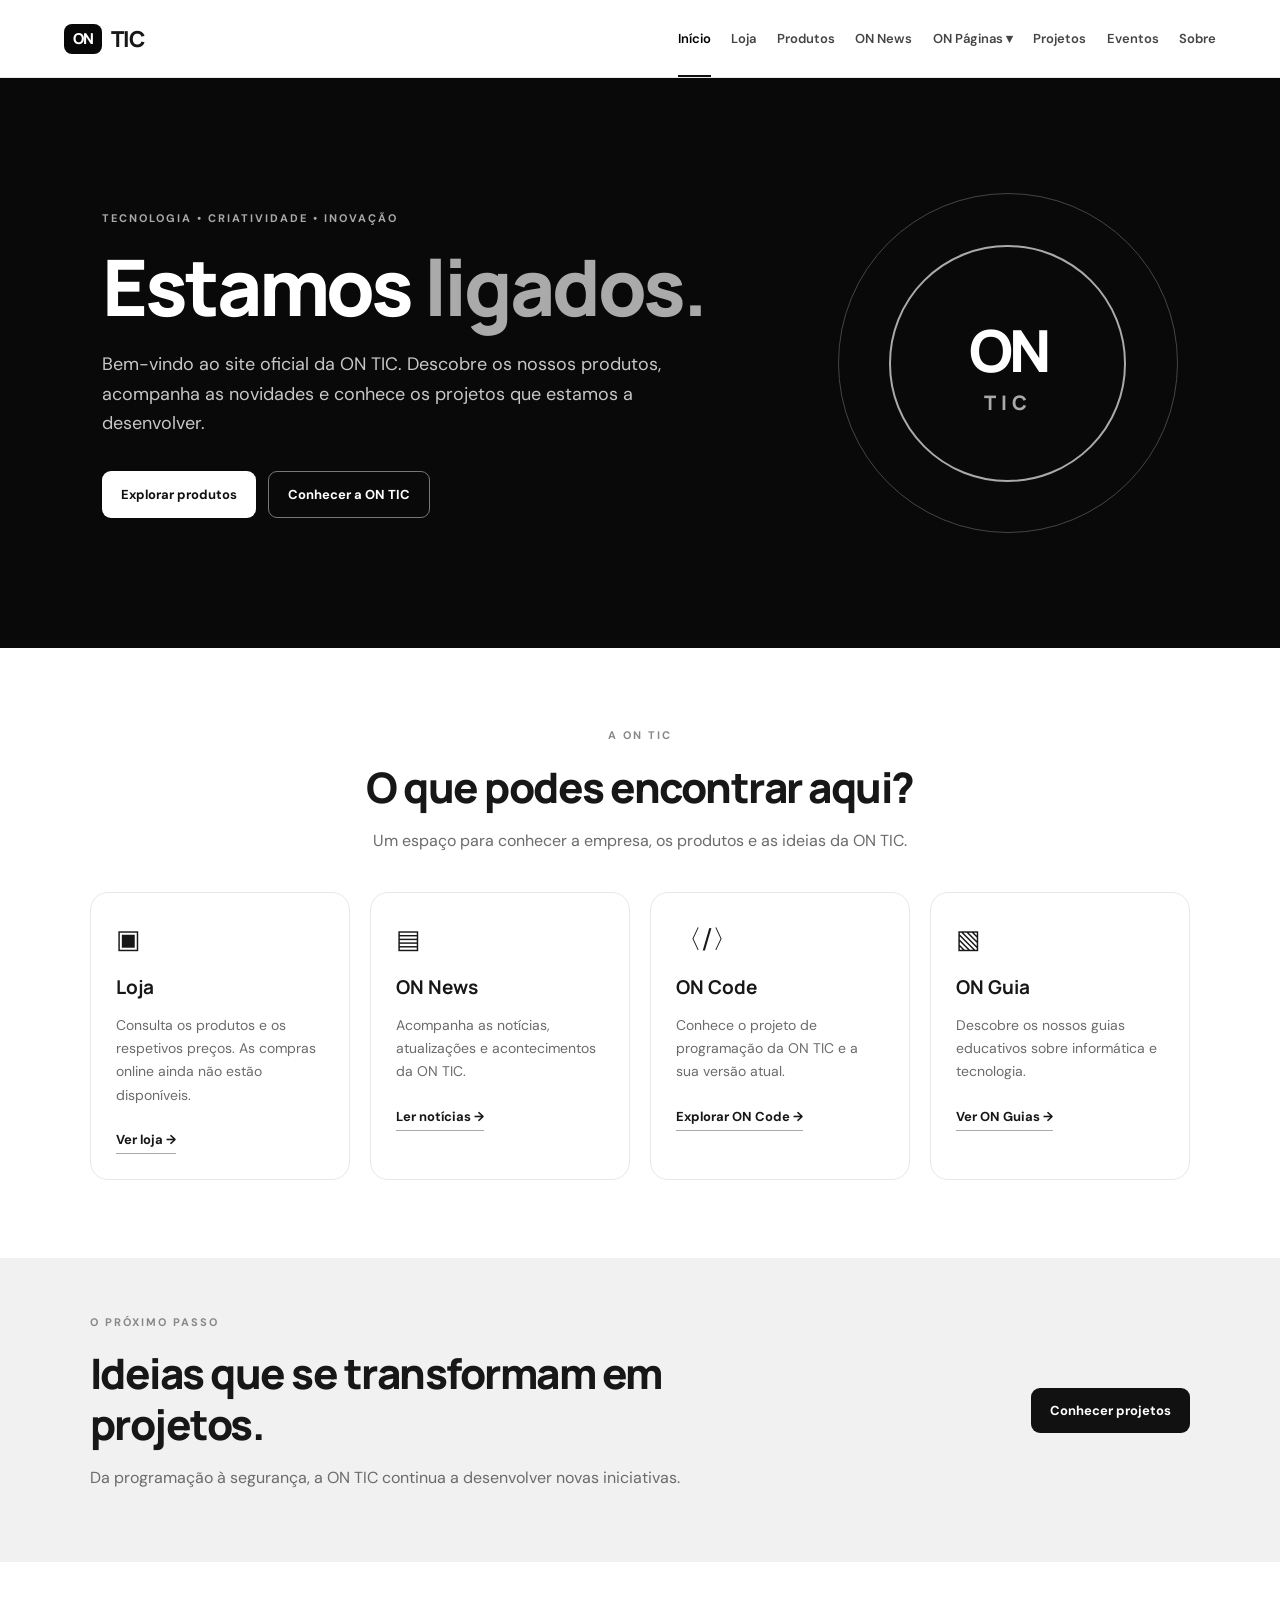
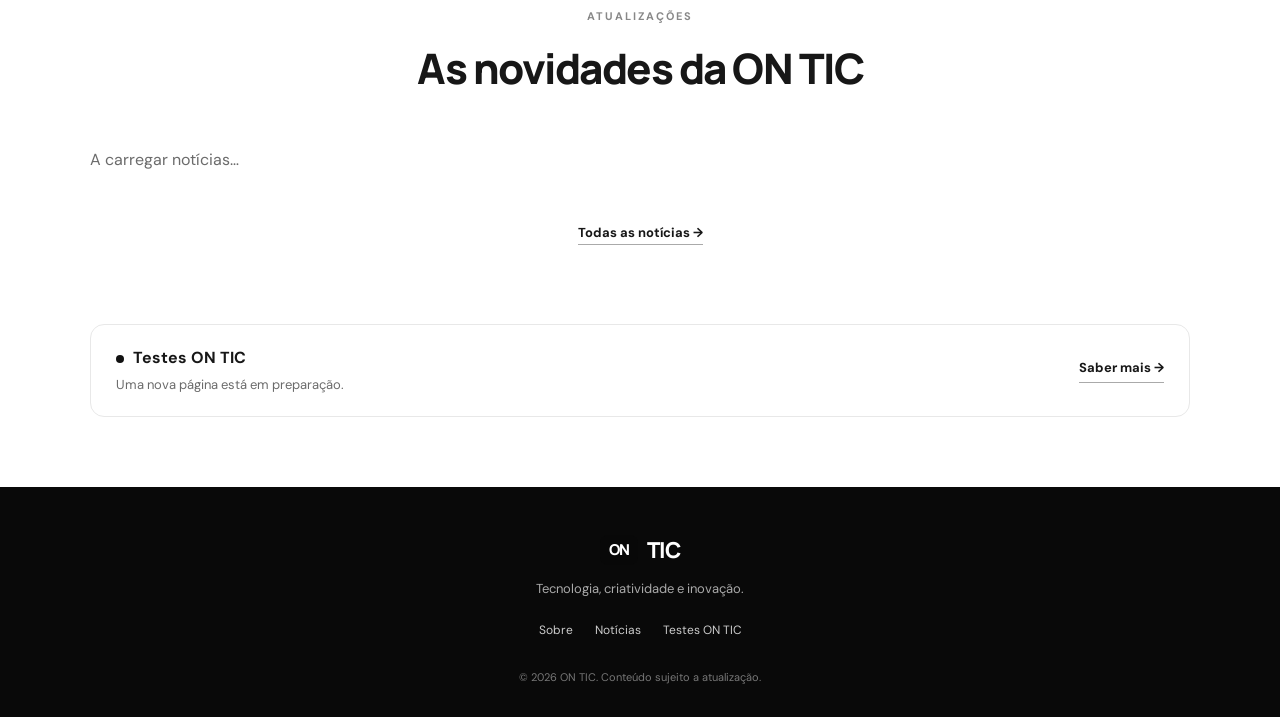
<file: index.html>
<!DOCTYPE html>
<html lang="pt-PT">
<head>
  <meta charset="UTF-8">
  <meta name="viewport" content="width=device-width, initial-scale=1.0">
  <meta name="description" content="Site oficial da ON TIC — tecnologia, produtos, projetos, notícias e aprendizagem.">
  <title>ON TIC | Página Inicial</title>
  <link rel="stylesheet" href="css/style.css">
  <script src="js/main.js" defer></script>
</head>
<body>
<header class="site-header">
  <a class="brand" href="index.html" aria-label="ON TIC, página inicial"><span class="brand-mark">ON</span><span>TIC</span></a>
  <button class="menu-toggle" aria-label="Abrir menu" aria-expanded="false">☰</button>
  <nav class="main-nav" aria-label="Navegação principal">
    <a class="active" href="index.html">Início</a>
    <a href="loja.html">Loja</a>
    <a href="produtos.html">Produtos</a>
    <a href="on-news.html">ON News</a>
    <div class="nav-dropdown"><button type="button">ON Páginas ▾</button><div class="dropdown-content">
      <a href="on-code.html">ON Code</a><a href="on-guia.html">ON Guia</a><a href="on-premios.html">ON Prémios</a><a href="on-museu.html">ON Museu</a>
    </div></div>
    <a href="projetos.html">Projetos</a><a href="eventos.html">Eventos</a><a href="sobre.html">Sobre</a>
  </nav>
</header>
<main>
  <section class="hero">
    <div class="hero-content">
      <p class="eyebrow">TECNOLOGIA • CRIATIVIDADE • INOVAÇÃO</p>
      <h1>Estamos <span>ligados.</span></h1>
      <p class="hero-text">Bem-vindo ao site oficial da ON TIC. Descobre os nossos produtos, acompanha as novidades e conhece os projetos que estamos a desenvolver.</p>
      <div class="button-row"><a class="button button-light" href="produtos.html">Explorar produtos</a><a class="button button-outline" href="sobre.html">Conhecer a ON TIC</a></div>
    </div>
    <div class="hero-symbol" aria-hidden="true"><div class="symbol-ring">ON<span>TIC</span></div></div>
  </section>
  <section class="section">
    <div class="section-heading"><p class="eyebrow">A ON TIC</p><h2>O que podes encontrar aqui?</h2><p>Um espaço para conhecer a empresa, os produtos e as ideias da ON TIC.</p></div>
    <div class="card-grid four">
      <a class="feature-card" href="loja.html"><span class="card-icon">▣</span><h3>Loja</h3><p>Consulta os produtos e os respetivos preços. As compras online ainda não estão disponíveis.</p><span class="text-link">Ver loja →</span></a>
      <a class="feature-card" href="on-news.html"><span class="card-icon">▤</span><h3>ON News</h3><p>Acompanha as notícias, atualizações e acontecimentos da ON TIC.</p><span class="text-link">Ler notícias →</span></a>
      <a class="feature-card" href="on-code.html"><span class="card-icon">〈/〉</span><h3>ON Code</h3><p>Conhece o projeto de programação da ON TIC e a sua versão atual.</p><span class="text-link">Explorar ON Code →</span></a>
      <a class="feature-card" href="on-guia.html"><span class="card-icon">▧</span><h3>ON Guia</h3><p>Descobre os nossos guias educativos sobre informática e tecnologia.</p><span class="text-link">Ver ON Guias →</span></a>
    </div>
  </section>
  <section class="band">
    <div><p class="eyebrow">O PRÓXIMO PASSO</p><h2>Ideias que se transformam em projetos.</h2><p>Da programação à segurança, a ON TIC continua a desenvolver novas iniciativas.</p></div>
    <a class="button button-dark" href="projetos.html">Conhecer projetos</a>
  </section>
  <section class="section compact">
    <div class="section-heading"><p class="eyebrow">ATUALIZAÇÕES</p><h2>As novidades da ON TIC</h2></div>
    <div id="home-latest-news" class="news-grid"><p class="muted">A carregar notícias…</p></div>
    <div class="center"><a class="text-link" href="on-news.html">Todas as notícias →</a></div>
  </section>
  <section class="coming-strip"><div><span class="status-dot"></span><strong>Testes ON TIC</strong><p>Uma nova página está em preparação.</p></div><a href="testes.html" class="text-link">Saber mais →</a></section>
</main>
<footer class="site-footer"><a class="brand brand-footer" href="index.html"><span class="brand-mark">ON</span><span>TIC</span></a><p>Tecnologia, criatividade e inovação.</p><div class="footer-links"><a href="sobre.html">Sobre</a><a href="on-news.html">Notícias</a><a href="testes.html">Testes ON TIC</a></div><small>© <span class="year"></span> ON TIC. Conteúdo sujeito a atualização.</small></footer>
</body></html>
</file>
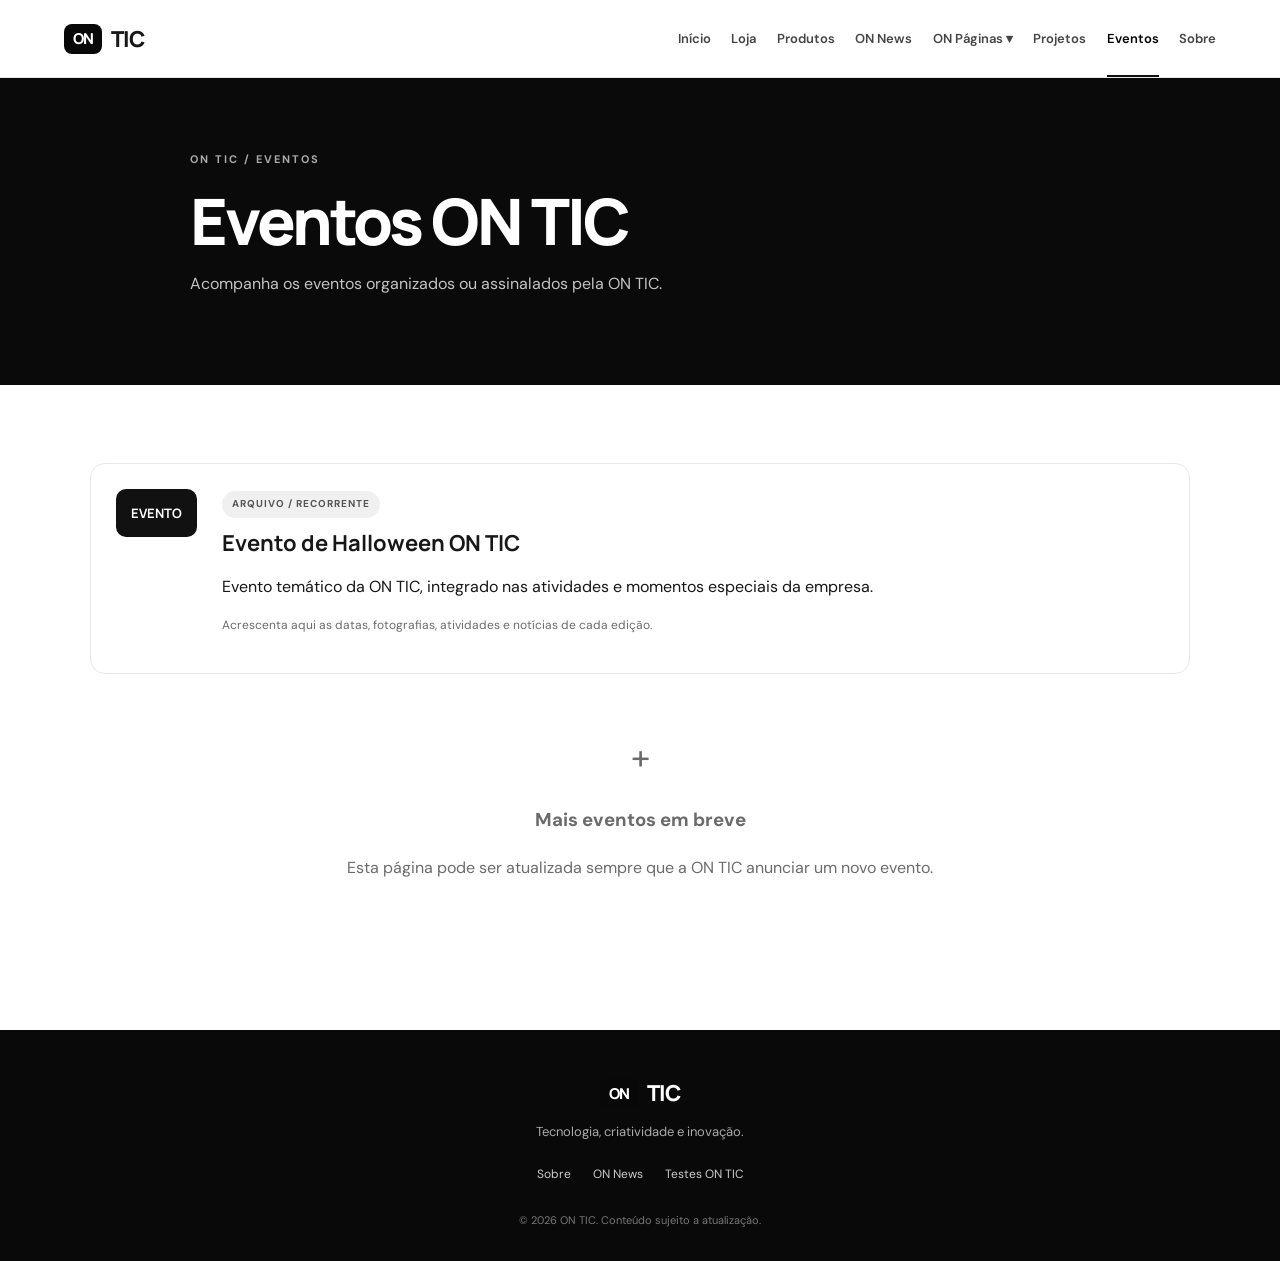
<file: eventos.html>
<!DOCTYPE html>
<html lang="pt-PT"><head><meta charset="UTF-8"><meta name="viewport" content="width=device-width, initial-scale=1.0">
<meta name="description" content="Acompanha os eventos organizados ou assinalados pela ON TIC."><title>ON TIC | Eventos</title><link rel="stylesheet" href="css/style.css"><script src="js/main.js" defer></script>
</head>
<body><header class="site-header"><a class="brand" href="index.html"><span class="brand-mark">ON</span><span>TIC</span></a>
<button class="menu-toggle" aria-label="Abrir menu" aria-expanded="false">☰</button><nav class="main-nav" aria-label="Navegação principal">
<a href="index.html">Início</a><a href="loja.html">Loja</a><a href="produtos.html">Produtos</a><a href="on-news.html">ON News</a><div class="nav-dropdown"><button type="button">ON Páginas ▾</button><div class="dropdown-content"><a href="on-code.html">ON Code</a><a href="on-guia.html">ON Guia</a><a href="on-premios.html">ON Prémios</a><a href="on-museu.html">ON Museu</a></div></div><a href="projetos.html">Projetos</a><a href="eventos.html" class="active">Eventos</a><a href="sobre.html">Sobre</a>
</nav></header>
<main><section class="page-hero"><div class="page-hero-inner"><p class="eyebrow">ON TIC / EVENTOS</p><h1>Eventos ON TIC</h1><p>Acompanha os eventos organizados ou assinalados pela ON TIC.</p></div></section>
<section class="section page-section">
<div class="event-card"><div class="event-date">EVENTO</div><div><span class="tag">Arquivo / recorrente</span><h3>Evento de Halloween ON TIC</h3><p>Evento temático da ON TIC, integrado nas atividades e momentos especiais da empresa.</p><p class="muted small">Acrescenta aqui as datas, fotografias, atividades e notícias de cada edição.</p></div></div>
<div class="empty-state"><span>+</span><h3>Mais eventos em breve</h3><p>Esta página pode ser atualizada sempre que a ON TIC anunciar um novo evento.</p></div>
</section></main>
<footer class="site-footer"><a class="brand brand-footer" href="index.html"><span class="brand-mark">ON</span><span>TIC</span></a><p>Tecnologia, criatividade e inovação.</p><div class="footer-links"><a href="sobre.html">Sobre</a><a href="on-news.html">ON News</a><a href="testes.html">Testes ON TIC</a></div><small>© <span class="year"></span> ON TIC. Conteúdo sujeito a atualização.</small></footer></body></html>
</file>
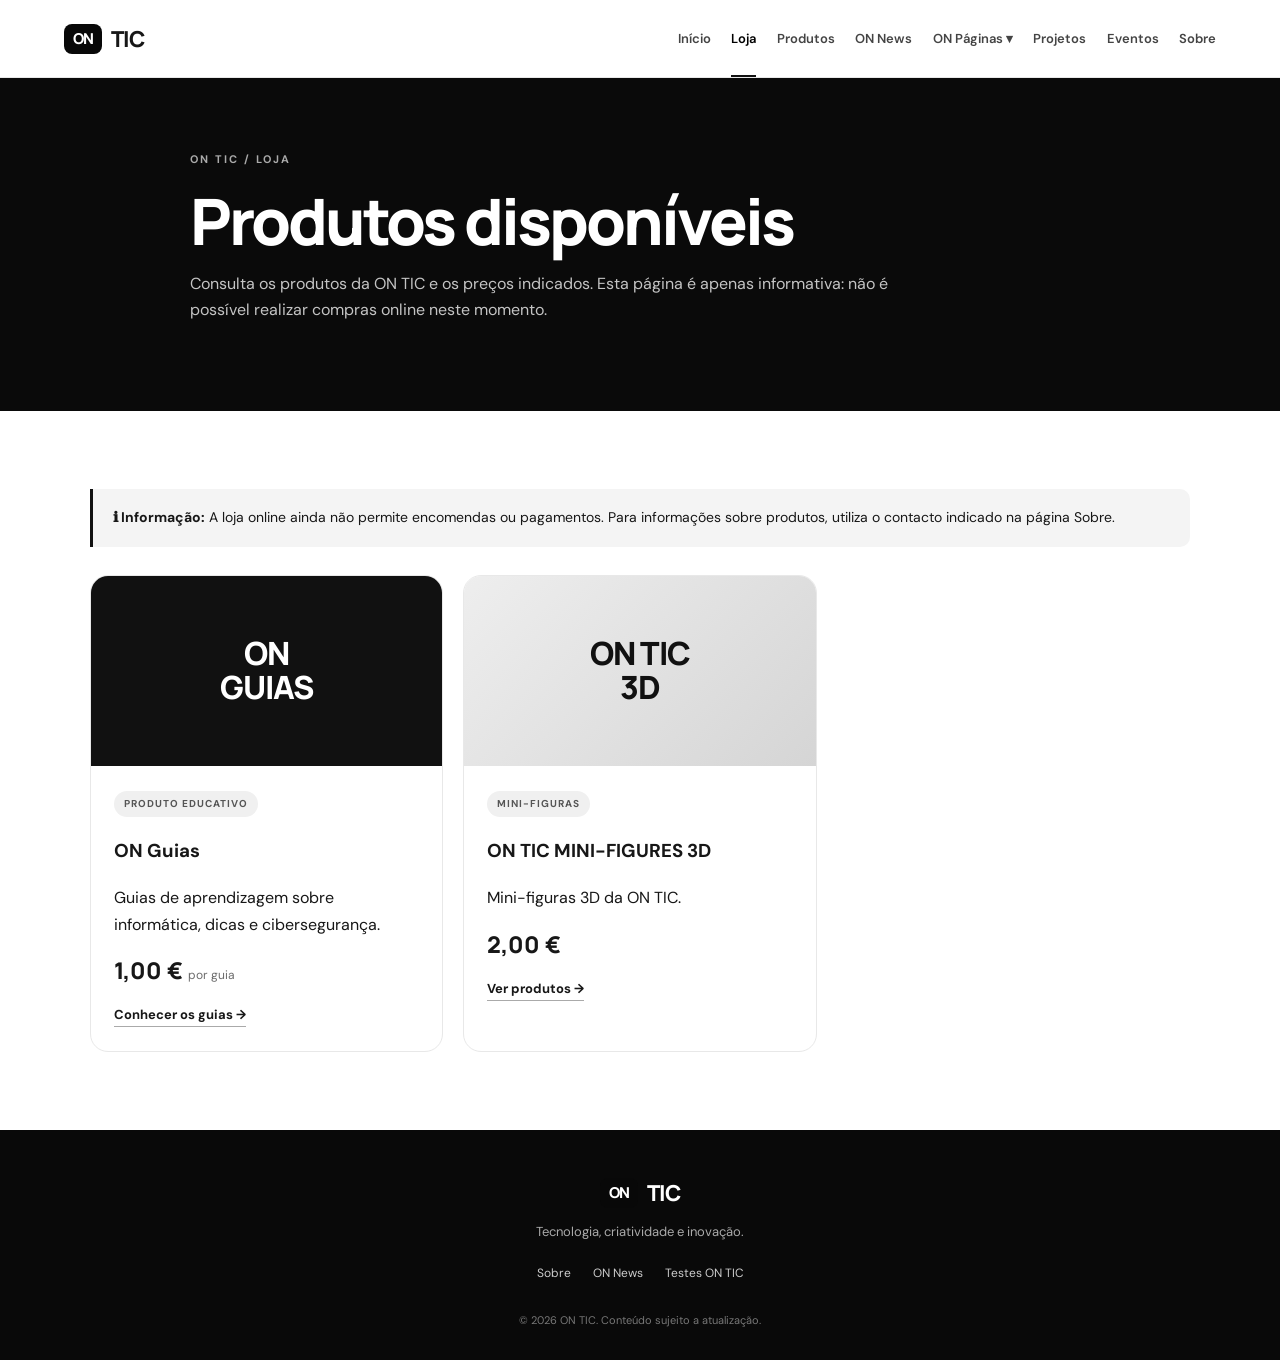
<file: loja.html>
<!DOCTYPE html>
<html lang="pt-PT"><head><meta charset="UTF-8"><meta name="viewport" content="width=device-width, initial-scale=1.0">
<meta name="description" content="Consulta os produtos da ON TIC e os preços indicados. Esta página é apenas informativa: não é possível realizar compras online neste momento."><title>ON TIC | Loja</title><link rel="stylesheet" href="css/style.css"><script src="js/main.js" defer></script>
</head>
<body><header class="site-header"><a class="brand" href="index.html"><span class="brand-mark">ON</span><span>TIC</span></a>
<button class="menu-toggle" aria-label="Abrir menu" aria-expanded="false">☰</button><nav class="main-nav" aria-label="Navegação principal">
<a href="index.html">Início</a><a href="loja.html" class="active">Loja</a><a href="produtos.html">Produtos</a><a href="on-news.html">ON News</a><div class="nav-dropdown"><button type="button">ON Páginas ▾</button><div class="dropdown-content"><a href="on-code.html">ON Code</a><a href="on-guia.html">ON Guia</a><a href="on-premios.html">ON Prémios</a><a href="on-museu.html">ON Museu</a></div></div><a href="projetos.html">Projetos</a><a href="eventos.html">Eventos</a><a href="sobre.html">Sobre</a>
</nav></header>
<main><section class="page-hero"><div class="page-hero-inner"><p class="eyebrow">ON TIC / LOJA</p><h1>Produtos disponíveis</h1><p>Consulta os produtos da ON TIC e os preços indicados. Esta página é apenas informativa: não é possível realizar compras online neste momento.</p></div></section>
<section class="section page-section">
<div class="notice"><strong>ℹ Informação:</strong> A loja online ainda não permite encomendas ou pagamentos. Para informações sobre produtos, utiliza o contacto indicado na página Sobre.</div>
<div class="card-grid three">
  <article class="product-card"><div class="product-art guide-art">ON<br>GUIAS</div><div class="product-info"><span class="tag">Produto educativo</span><h3>ON Guias</h3><p>Guias de aprendizagem sobre informática, dicas e cibersegurança.</p><div class="price">1,00 € <small>por guia</small></div><a class="text-link" href="on-guia.html">Conhecer os guias →</a></div></article>
  <article class="product-card"><div class="product-art figure-art">ON TIC<br>3D</div><div class="product-info"><span class="tag">Mini-figuras</span><h3>ON TIC MINI-FIGURES 3D</h3><p>Mini-figuras 3D da ON TIC.</p><div class="price">2,00 €</div><a class="text-link" href="produtos.html">Ver produtos →</a></div></article>
</div>
</section></main>
<footer class="site-footer"><a class="brand brand-footer" href="index.html"><span class="brand-mark">ON</span><span>TIC</span></a><p>Tecnologia, criatividade e inovação.</p><div class="footer-links"><a href="sobre.html">Sobre</a><a href="on-news.html">ON News</a><a href="testes.html">Testes ON TIC</a></div><small>© <span class="year"></span> ON TIC. Conteúdo sujeito a atualização.</small></footer></body></html>
</file>
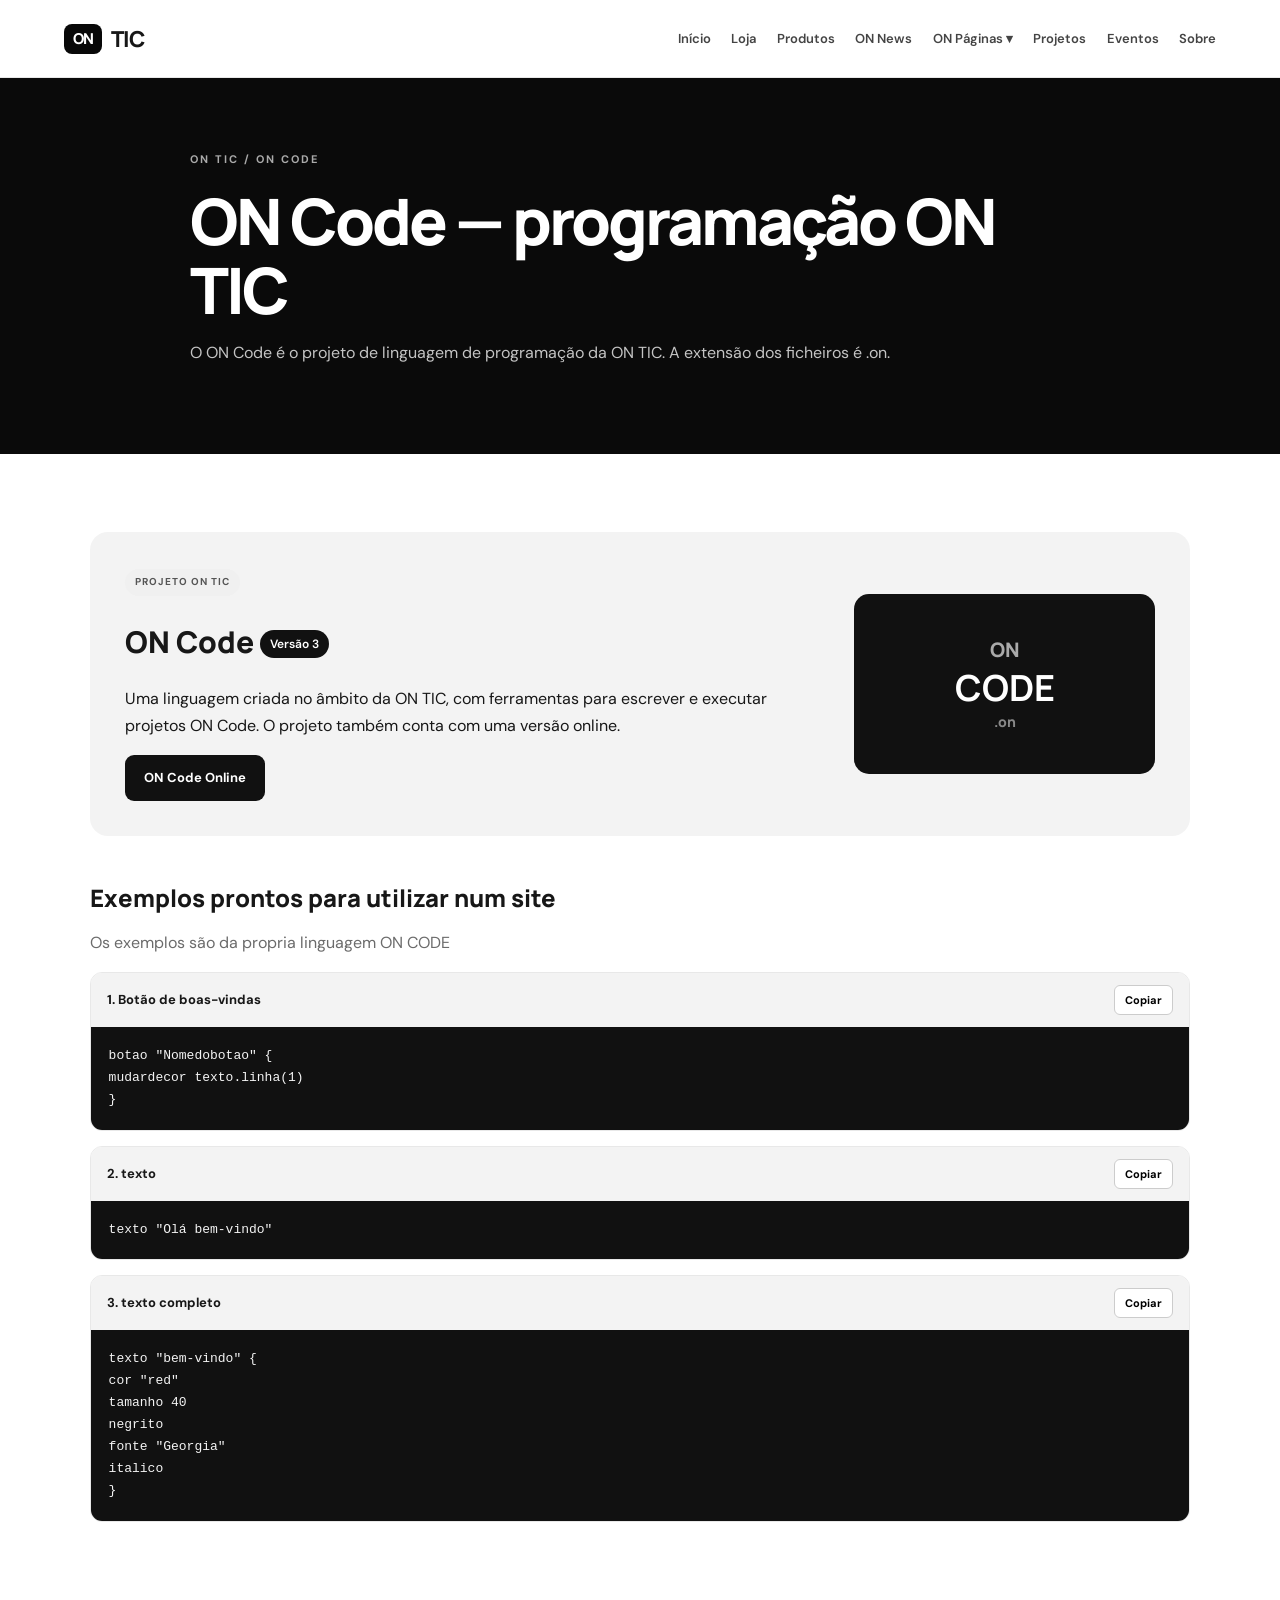
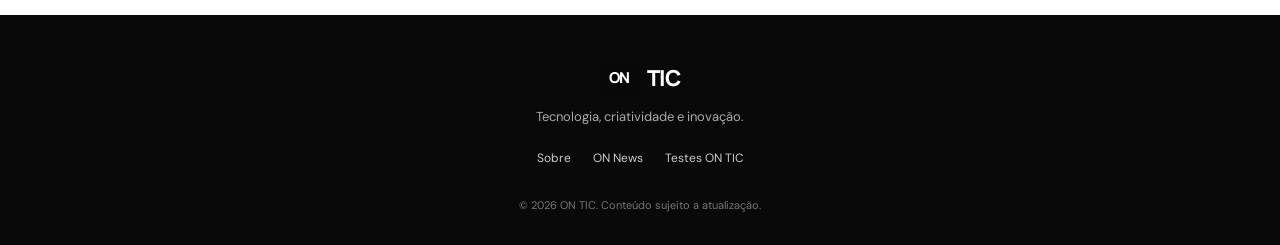
<file: on-code.html>
<!DOCTYPE html>
<html lang="pt-PT"><head><meta charset="UTF-8"><meta name="viewport" content="width=device-width, initial-scale=1.0">
<meta name="description" content="O ON Code é o projeto de linguagem de programação da ON TIC. A extensão dos ficheiros é .on."><title>ON TIC | ON Code</title><link rel="stylesheet" href="css/style.css"><script src="js/main.js" defer></script>
</head>
<body><header class="site-header"><a class="brand" href="index.html"><span class="brand-mark">ON</span><span>TIC</span></a>
<button class="menu-toggle" aria-label="Abrir menu" aria-expanded="false">☰</button><nav class="main-nav" aria-label="Navegação principal">
<a href="index.html">Início</a><a href="loja.html">Loja</a><a href="produtos.html">Produtos</a><a href="on-news.html">ON News</a><div class="nav-dropdown"><button type="button">ON Páginas ▾</button><div class="dropdown-content"><a href="on-code.html" class="active">ON Code</a><a href="on-guia.html">ON Guia</a><a href="on-premios.html">ON Prémios</a><a href="on-museu.html">ON Museu</a></div></div><a href="projetos.html">Projetos</a><a href="eventos.html">Eventos</a><a href="sobre.html">Sobre</a>
</nav></header>
<main><section class="page-hero"><div class="page-hero-inner"><p class="eyebrow">ON TIC / ON CODE</p><h1>ON Code — programação ON TIC</h1><p>O ON Code é o projeto de linguagem de programação da ON TIC. A extensão dos ficheiros é .on.</p></div></section>
<section class="section page-section">
<div class="split-panel"><div><span class="tag">Projeto ON TIC</span><h2>ON Code <span class="version">Versão 3</span></h2><p>Uma linguagem criada no âmbito da ON TIC, com ferramentas para escrever e executar projetos ON Code. O projeto também conta com uma versão online.</p><a class="button button-dark" href="https://onticofficial.github.io/ONCode-Online/" data-placeholder-link="true">ON Code Online</a></div><div class="code-visual"> <span>ON</span><b>CODE</b><small>.on</small></div></div>
<h2 class="subheading">Exemplos prontos para utilizar num site</h2><p class="muted">Os exemplos são da propria linguagem ON CODE</p>
<div class="code-card"><div class="code-title">1. Botão de boas-vindas <button class="copy-button" data-copy="welcome-code">Copiar</button></div><pre><code id="welcome-code">botao "Nomedobotao" {
mudardecor texto.linha(1)
}
</code></pre></div>
<div class="code-card"><div class="code-title">2. texto <button class="copy-button" data-copy="product-code">Copiar</button></div><pre><code id="product-code">texto "Olá bem-vindo"</code></pre></div>
<div class="code-card"><div class="code-title">3. texto completo <button class="copy-button" data-copy="date-code">Copiar</button></div><pre><code id="date-code">texto "bem-vindo" {
cor "red"
tamanho 40
negrito
fonte "Georgia"
italico
}
</code></pre></div>
</section></main>
<footer class="site-footer"><a class="brand brand-footer" href="index.html"><span class="brand-mark">ON</span><span>TIC</span></a><p>Tecnologia, criatividade e inovação.</p><div class="footer-links"><a href="sobre.html">Sobre</a><a href="on-news.html">ON News</a><a href="testes.html">Testes ON TIC</a></div><small>© <span class="year"></span> ON TIC. Conteúdo sujeito a atualização.</small></footer></body></html>
</file>
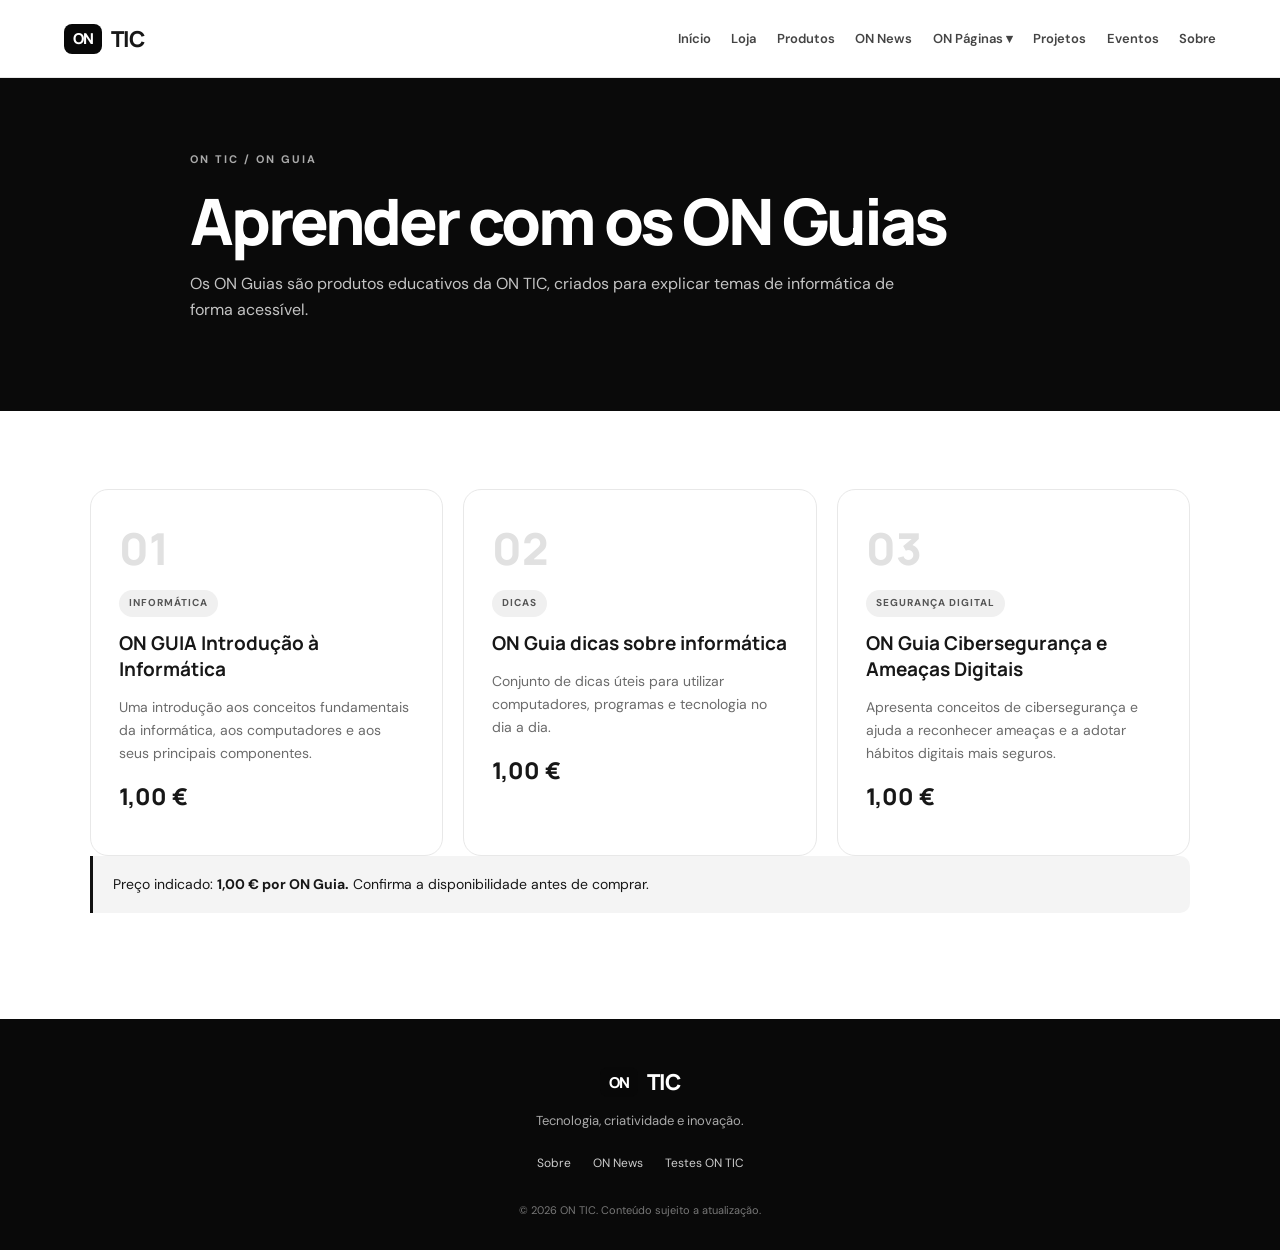
<file: on-guia.html>
<!DOCTYPE html>
<html lang="pt-PT"><head><meta charset="UTF-8"><meta name="viewport" content="width=device-width, initial-scale=1.0">
<meta name="description" content="Os ON Guias são produtos educativos da ON TIC, criados para explicar temas de informática de forma acessível."><title>ON TIC | ON Guia</title><link rel="stylesheet" href="css/style.css"><script src="js/main.js" defer></script>
</head>
<body><header class="site-header"><a class="brand" href="index.html"><span class="brand-mark">ON</span><span>TIC</span></a>
<button class="menu-toggle" aria-label="Abrir menu" aria-expanded="false">☰</button><nav class="main-nav" aria-label="Navegação principal">
<a href="index.html">Início</a><a href="loja.html">Loja</a><a href="produtos.html">Produtos</a><a href="on-news.html">ON News</a><div class="nav-dropdown"><button type="button">ON Páginas ▾</button><div class="dropdown-content"><a href="on-code.html">ON Code</a><a href="on-guia.html" class="active">ON Guia</a><a href="on-premios.html">ON Prémios</a><a href="on-museu.html">ON Museu</a></div></div><a href="projetos.html">Projetos</a><a href="eventos.html">Eventos</a><a href="sobre.html">Sobre</a>
</nav></header>
<main><section class="page-hero"><div class="page-hero-inner"><p class="eyebrow">ON TIC / ON GUIA</p><h1>Aprender com os ON Guias</h1><p>Os ON Guias são produtos educativos da ON TIC, criados para explicar temas de informática de forma acessível.</p></div></section>
<section class="section page-section">
<div class="card-grid three">
  <article class="guide-card"><span class="guide-number">01</span><span class="tag">Informática</span><h3>ON GUIA Introdução à Informática</h3><p>Uma introdução aos conceitos fundamentais da informática, aos computadores e aos seus principais componentes.</p><div class="price">1,00 €</div></article>
  <article class="guide-card"><span class="guide-number">02</span><span class="tag">Dicas</span><h3>ON Guia dicas sobre informática</h3><p>Conjunto de dicas úteis para utilizar computadores, programas e tecnologia no dia a dia.</p><div class="price">1,00 €</div></article>
  <article class="guide-card"><span class="guide-number">03</span><span class="tag">Segurança digital</span><h3>ON Guia Cibersegurança e Ameaças Digitais</h3><p>Apresenta conceitos de cibersegurança e ajuda a reconhecer ameaças e a adotar hábitos digitais mais seguros.</p><div class="price">1,00 €</div></article>
</div>
<div class="notice">Preço indicado: <strong>1,00 € por ON Guia.</strong> Confirma a disponibilidade antes de comprar.</div>
</section></main>
<footer class="site-footer"><a class="brand brand-footer" href="index.html"><span class="brand-mark">ON</span><span>TIC</span></a><p>Tecnologia, criatividade e inovação.</p><div class="footer-links"><a href="sobre.html">Sobre</a><a href="on-news.html">ON News</a><a href="testes.html">Testes ON TIC</a></div><small>© <span class="year"></span> ON TIC. Conteúdo sujeito a atualização.</small></footer></body></html>
</file>
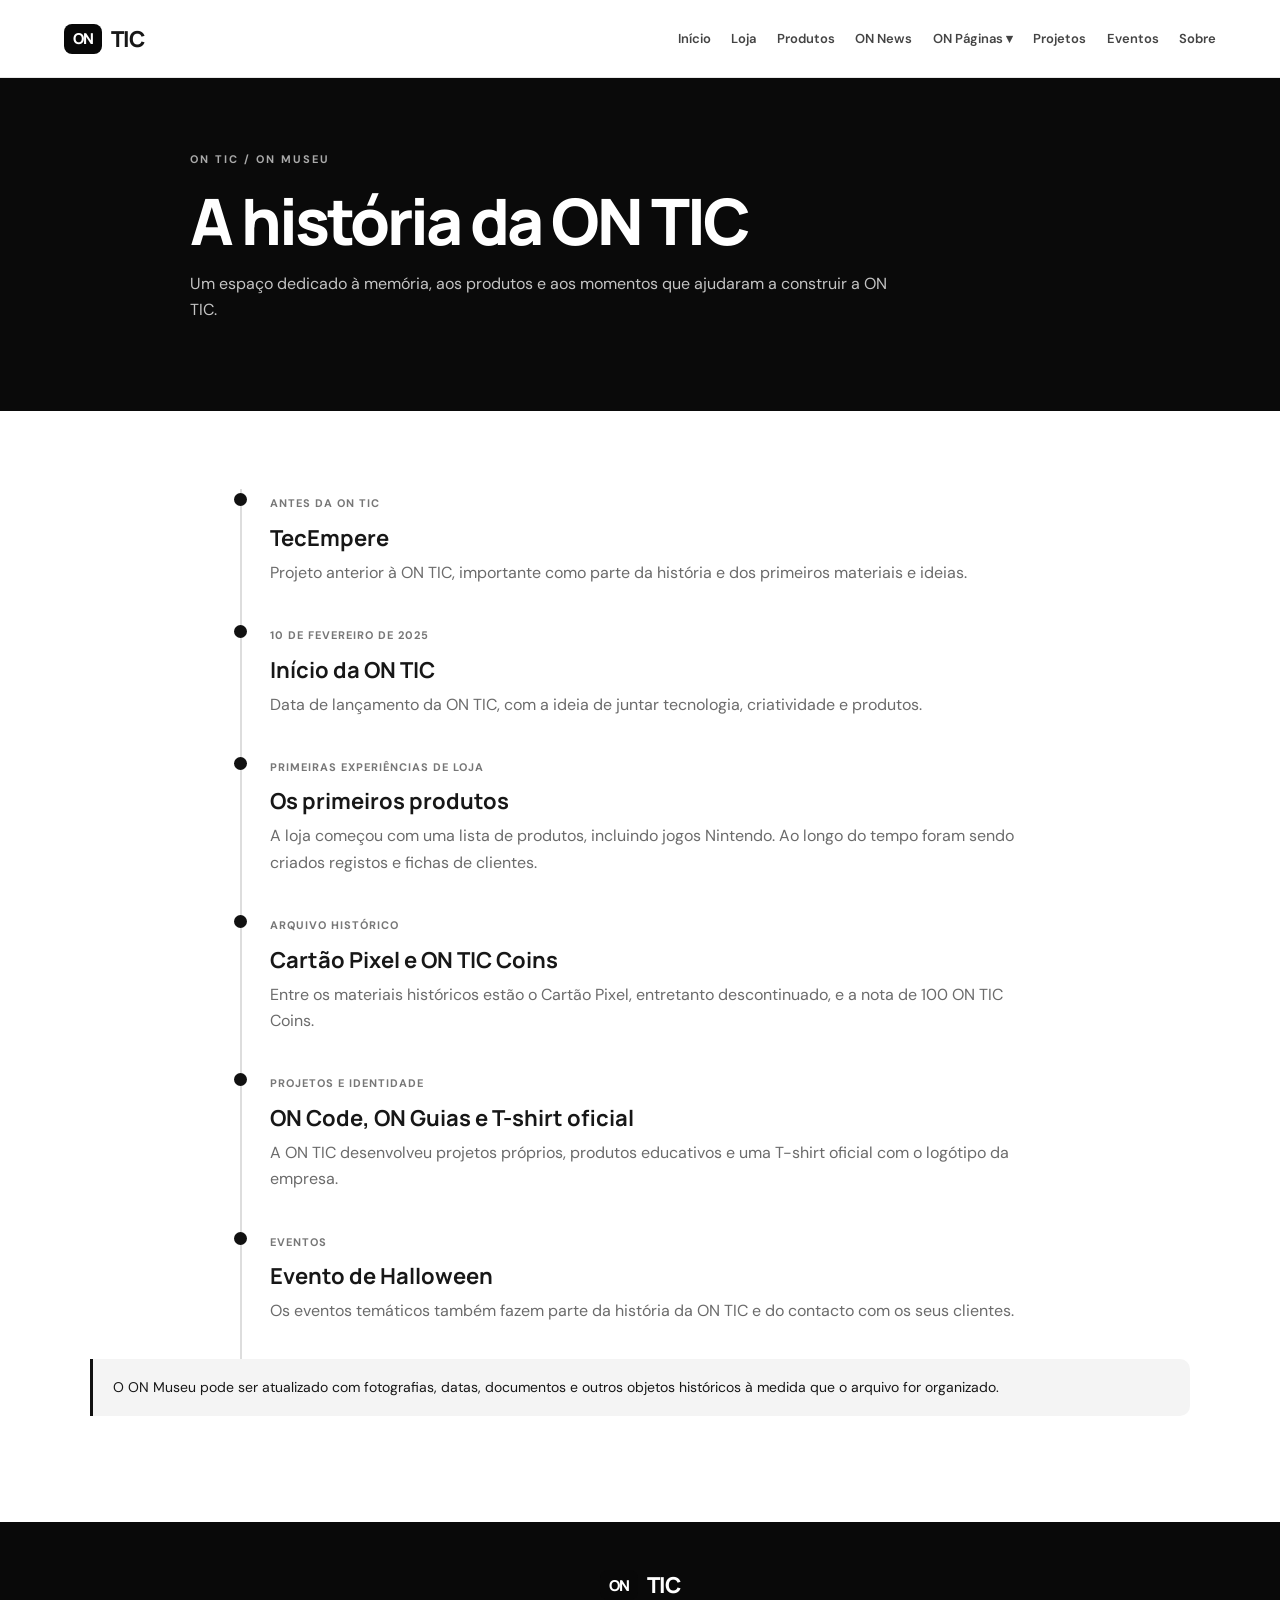
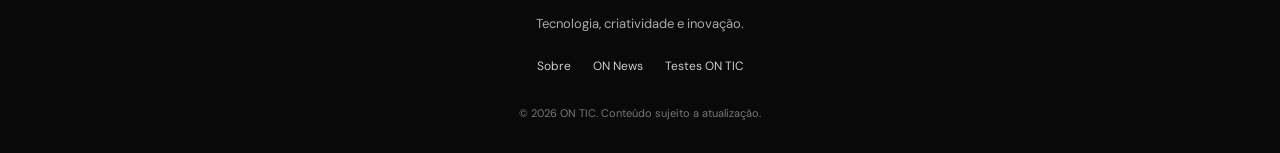
<file: on-museu.html>
<!DOCTYPE html>
<html lang="pt-PT"><head><meta charset="UTF-8"><meta name="viewport" content="width=device-width, initial-scale=1.0">
<meta name="description" content="Um espaço dedicado à memória, aos produtos e aos momentos que ajudaram a construir a ON TIC."><title>ON TIC | ON Museu</title><link rel="stylesheet" href="css/style.css"><script src="js/main.js" defer></script>
</head>
<body><header class="site-header"><a class="brand" href="index.html"><span class="brand-mark">ON</span><span>TIC</span></a>
<button class="menu-toggle" aria-label="Abrir menu" aria-expanded="false">☰</button><nav class="main-nav" aria-label="Navegação principal">
<a href="index.html">Início</a><a href="loja.html">Loja</a><a href="produtos.html">Produtos</a><a href="on-news.html">ON News</a><div class="nav-dropdown"><button type="button">ON Páginas ▾</button><div class="dropdown-content"><a href="on-code.html">ON Code</a><a href="on-guia.html">ON Guia</a><a href="on-premios.html">ON Prémios</a><a href="on-museu.html" class="active">ON Museu</a></div></div><a href="projetos.html">Projetos</a><a href="eventos.html">Eventos</a><a href="sobre.html">Sobre</a>
</nav></header>
<main><section class="page-hero"><div class="page-hero-inner"><p class="eyebrow">ON TIC / ON MUSEU</p><h1>A história da ON TIC</h1><p>Um espaço dedicado à memória, aos produtos e aos momentos que ajudaram a construir a ON TIC.</p></div></section>
<section class="section page-section">
<div class="timeline">
  <article><span class="timeline-label">Antes da ON TIC</span><h3>TecEmpere</h3><p>Projeto anterior à ON TIC, importante como parte da história e dos primeiros materiais e ideias.</p></article>
  <article><span class="timeline-label">10 de fevereiro de 2025</span><h3>Início da ON TIC</h3><p>Data de lançamento da ON TIC, com a ideia de juntar tecnologia, criatividade e produtos.</p></article>
  <article><span class="timeline-label">Primeiras experiências de loja</span><h3>Os primeiros produtos</h3><p>A loja começou com uma lista de produtos, incluindo jogos Nintendo. Ao longo do tempo foram sendo criados registos e fichas de clientes.</p></article>
  <article><span class="timeline-label">Arquivo histórico</span><h3>Cartão Pixel e ON TIC Coins</h3><p>Entre os materiais históricos estão o Cartão Pixel, entretanto descontinuado, e a nota de 100 ON TIC Coins.</p></article>
  <article><span class="timeline-label">Projetos e identidade</span><h3>ON Code, ON Guias e T-shirt oficial</h3><p>A ON TIC desenvolveu projetos próprios, produtos educativos e uma T-shirt oficial com o logótipo da empresa.</p></article>
  <article><span class="timeline-label">Eventos</span><h3>Evento de Halloween</h3><p>Os eventos temáticos também fazem parte da história da ON TIC e do contacto com os seus clientes.</p></article>
</div>
<div class="notice">O ON Museu pode ser atualizado com fotografias, datas, documentos e outros objetos históricos à medida que o arquivo for organizado.</div>
</section></main>
<footer class="site-footer"><a class="brand brand-footer" href="index.html"><span class="brand-mark">ON</span><span>TIC</span></a><p>Tecnologia, criatividade e inovação.</p><div class="footer-links"><a href="sobre.html">Sobre</a><a href="on-news.html">ON News</a><a href="testes.html">Testes ON TIC</a></div><small>© <span class="year"></span> ON TIC. Conteúdo sujeito a atualização.</small></footer></body></html>
</file>
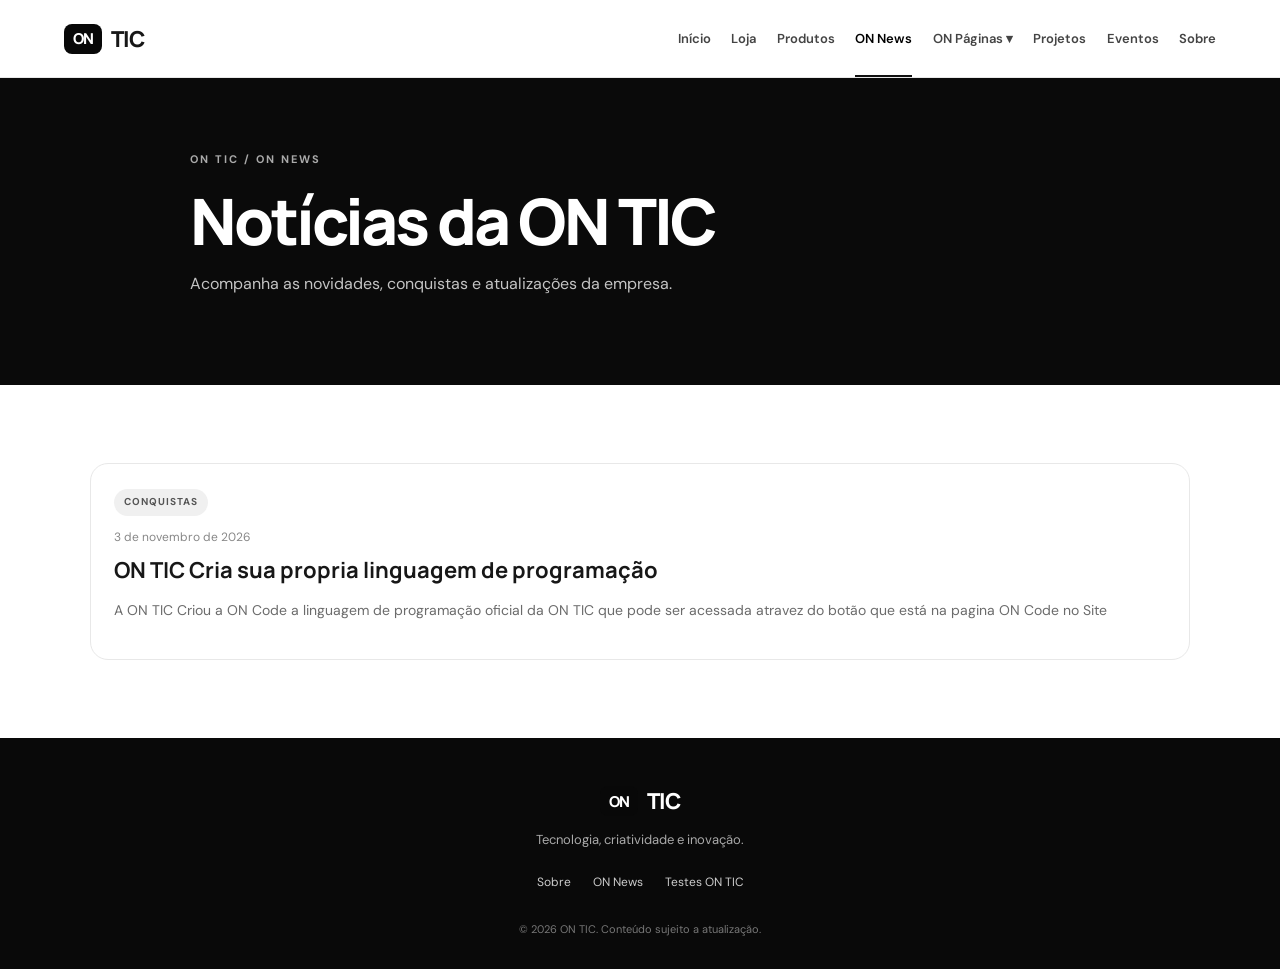
<file: on-news.html>
<!DOCTYPE html>
<html lang="pt-PT"><head><meta charset="UTF-8"><meta name="viewport" content="width=device-width, initial-scale=1.0">
<meta name="description" content="Acompanha as novidades, conquistas e atualizações da empresa."><title>ON TIC | ON News</title><link rel="stylesheet" href="css/style.css"><script src="js/main.js" defer></script>
<script src="js/news.js" defer></script></head>
<body><header class="site-header"><a class="brand" href="index.html"><span class="brand-mark">ON</span><span>TIC</span></a>
<button class="menu-toggle" aria-label="Abrir menu" aria-expanded="false">☰</button><nav class="main-nav" aria-label="Navegação principal">
<a href="index.html">Início</a><a href="loja.html">Loja</a><a href="produtos.html">Produtos</a><a href="on-news.html" class="active">ON News</a><div class="nav-dropdown"><button type="button">ON Páginas ▾</button><div class="dropdown-content"><a href="on-code.html">ON Code</a><a href="on-guia.html">ON Guia</a><a href="on-premios.html">ON Prémios</a><a href="on-museu.html">ON Museu</a></div></div><a href="projetos.html">Projetos</a><a href="eventos.html">Eventos</a><a href="sobre.html">Sobre</a>
</nav></header>
<main><section class="page-hero"><div class="page-hero-inner"><p class="eyebrow">ON TIC / ON NEWS</p><h1>Notícias da ON TIC</h1><p>Acompanha as novidades, conquistas e atualizações da empresa.</p></div></section>
<section class="section page-section">
<div id="news-list" class="news-list"><p class="muted">A carregar notícias…</p></div>
</section></main>
<footer class="site-footer"><a class="brand brand-footer" href="index.html"><span class="brand-mark">ON</span><span>TIC</span></a><p>Tecnologia, criatividade e inovação.</p><div class="footer-links"><a href="sobre.html">Sobre</a><a href="on-news.html">ON News</a><a href="testes.html">Testes ON TIC</a></div><small>© <span class="year"></span> ON TIC. Conteúdo sujeito a atualização.</small></footer></body></html>
</file>
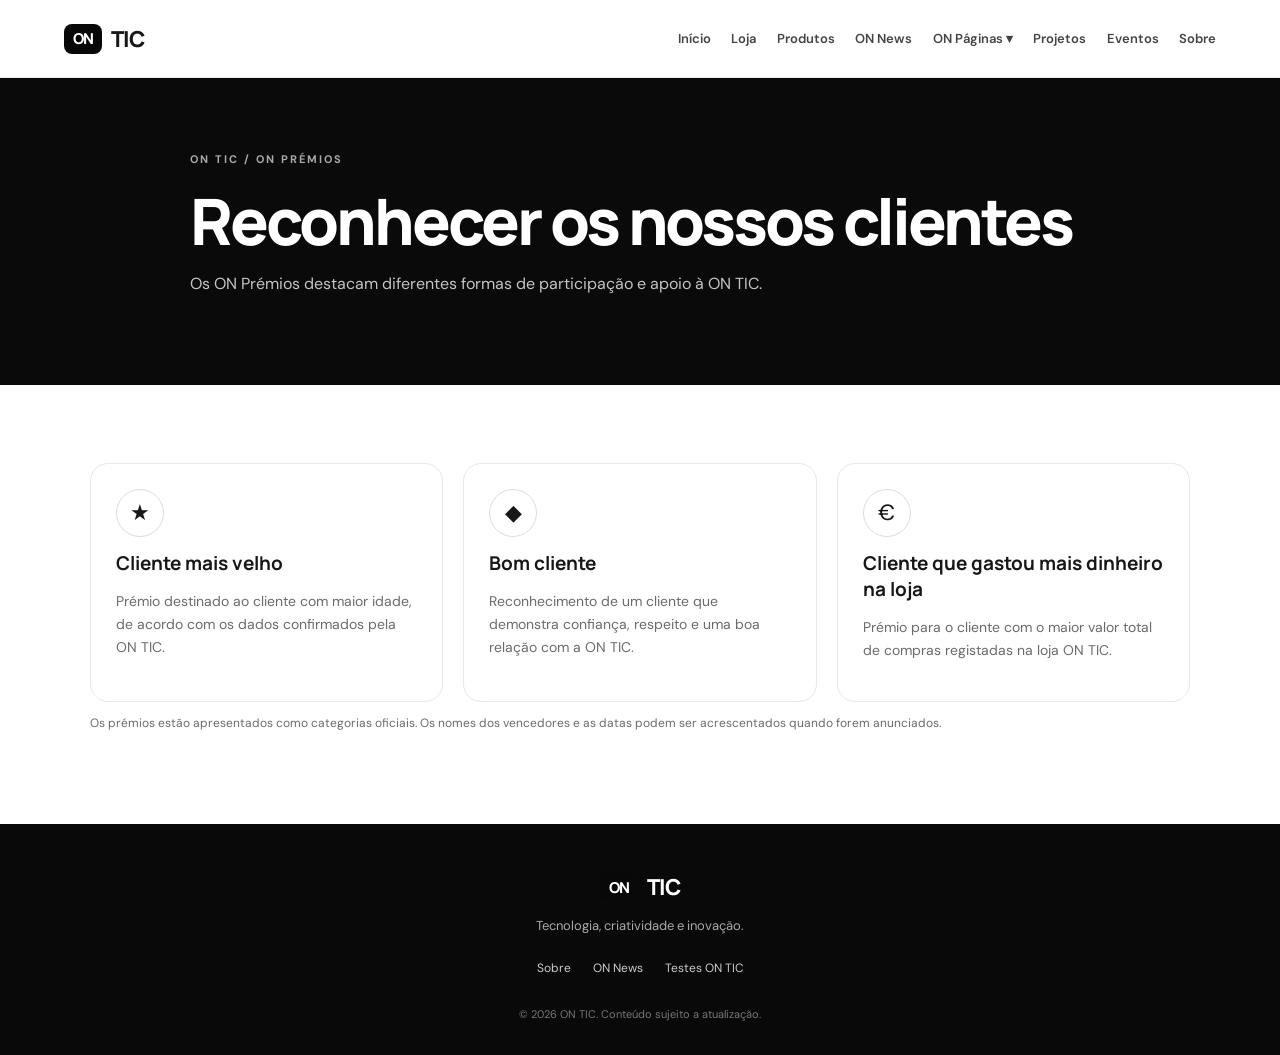
<file: on-premios.html>
<!DOCTYPE html>
<html lang="pt-PT"><head><meta charset="UTF-8"><meta name="viewport" content="width=device-width, initial-scale=1.0">
<meta name="description" content="Os ON Prémios destacam diferentes formas de participação e apoio à ON TIC."><title>ON TIC | ON Prémios</title><link rel="stylesheet" href="css/style.css"><script src="js/main.js" defer></script>
</head>
<body><header class="site-header"><a class="brand" href="index.html"><span class="brand-mark">ON</span><span>TIC</span></a>
<button class="menu-toggle" aria-label="Abrir menu" aria-expanded="false">☰</button><nav class="main-nav" aria-label="Navegação principal">
<a href="index.html">Início</a><a href="loja.html">Loja</a><a href="produtos.html">Produtos</a><a href="on-news.html">ON News</a><div class="nav-dropdown"><button type="button">ON Páginas ▾</button><div class="dropdown-content"><a href="on-code.html">ON Code</a><a href="on-guia.html">ON Guia</a><a href="on-premios.html" class="active">ON Prémios</a><a href="on-museu.html">ON Museu</a></div></div><a href="projetos.html">Projetos</a><a href="eventos.html">Eventos</a><a href="sobre.html">Sobre</a>
</nav></header>
<main><section class="page-hero"><div class="page-hero-inner"><p class="eyebrow">ON TIC / ON PRÉMIOS</p><h1>Reconhecer os nossos clientes</h1><p>Os ON Prémios destacam diferentes formas de participação e apoio à ON TIC.</p></div></section>
<section class="section page-section">
<div class="card-grid three">
  <article class="award-card"><div class="award-icon">★</div><h3>Cliente mais velho</h3><p>Prémio destinado ao cliente com maior idade, de acordo com os dados confirmados pela ON TIC.</p></article>
  <article class="award-card"><div class="award-icon">◆</div><h3>Bom cliente</h3><p>Reconhecimento de um cliente que demonstra confiança, respeito e uma boa relação com a ON TIC.</p></article>
  <article class="award-card"><div class="award-icon">€</div><h3>Cliente que gastou mais dinheiro na loja</h3><p>Prémio para o cliente com o maior valor total de compras registadas na loja ON TIC.</p></article>
</div>
<p class="muted small">Os prémios estão apresentados como categorias oficiais. Os nomes dos vencedores e as datas podem ser acrescentados quando forem anunciados.</p>
</section></main>
<footer class="site-footer"><a class="brand brand-footer" href="index.html"><span class="brand-mark">ON</span><span>TIC</span></a><p>Tecnologia, criatividade e inovação.</p><div class="footer-links"><a href="sobre.html">Sobre</a><a href="on-news.html">ON News</a><a href="testes.html">Testes ON TIC</a></div><small>© <span class="year"></span> ON TIC. Conteúdo sujeito a atualização.</small></footer></body></html>
</file>
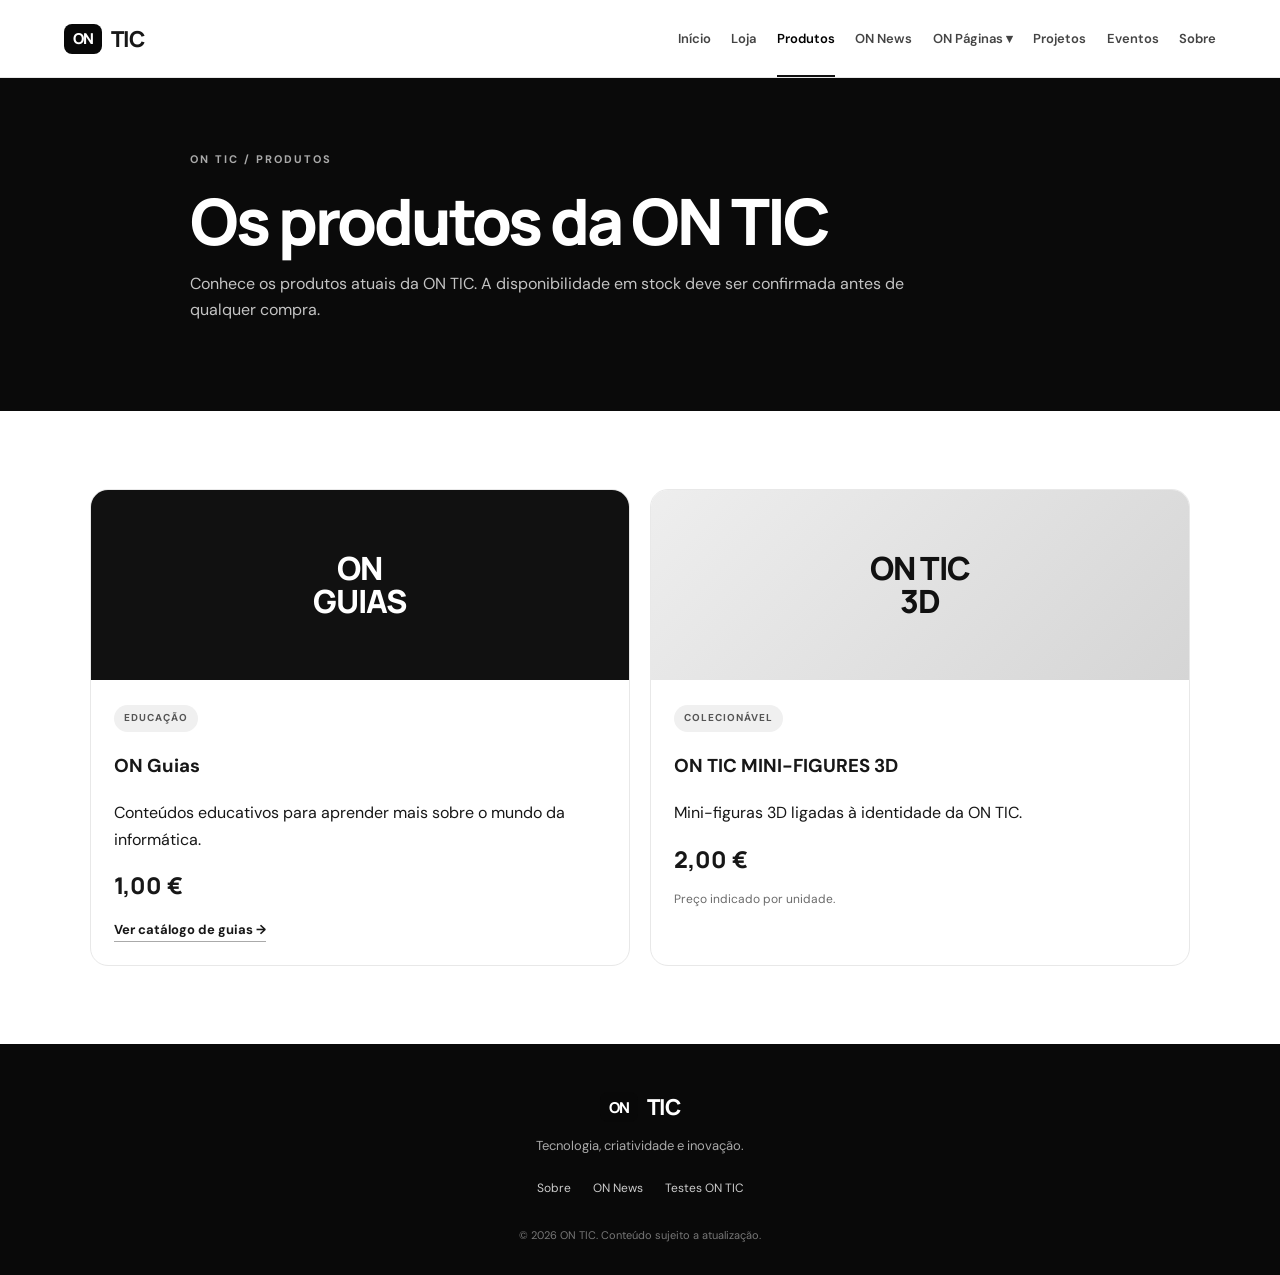
<file: produtos.html>
<!DOCTYPE html>
<html lang="pt-PT"><head><meta charset="UTF-8"><meta name="viewport" content="width=device-width, initial-scale=1.0">
<meta name="description" content="Conhece os produtos atuais da ON TIC. A disponibilidade em stock deve ser confirmada antes de qualquer compra."><title>ON TIC | Produtos</title><link rel="stylesheet" href="css/style.css"><script src="js/main.js" defer></script>
</head>
<body><header class="site-header"><a class="brand" href="index.html"><span class="brand-mark">ON</span><span>TIC</span></a>
<button class="menu-toggle" aria-label="Abrir menu" aria-expanded="false">☰</button><nav class="main-nav" aria-label="Navegação principal">
<a href="index.html">Início</a><a href="loja.html">Loja</a><a href="produtos.html" class="active">Produtos</a><a href="on-news.html">ON News</a><div class="nav-dropdown"><button type="button">ON Páginas ▾</button><div class="dropdown-content"><a href="on-code.html">ON Code</a><a href="on-guia.html">ON Guia</a><a href="on-premios.html">ON Prémios</a><a href="on-museu.html">ON Museu</a></div></div><a href="projetos.html">Projetos</a><a href="eventos.html">Eventos</a><a href="sobre.html">Sobre</a>
</nav></header>
<main><section class="page-hero"><div class="page-hero-inner"><p class="eyebrow">ON TIC / PRODUTOS</p><h1>Os produtos da ON TIC</h1><p>Conhece os produtos atuais da ON TIC. A disponibilidade em stock deve ser confirmada antes de qualquer compra.</p></div></section>
<section class="section page-section">
<div class="card-grid two">
  <article class="product-card"><div class="product-art guide-art">ON<br>GUIAS</div><div class="product-info"><span class="tag">Educação</span><h3>ON Guias</h3><p>Conteúdos educativos para aprender mais sobre o mundo da informática.</p><div class="price">1,00 €</div><a class="text-link" href="on-guia.html">Ver catálogo de guias →</a></div></article>
  <article class="product-card"><div class="product-art figure-art">ON TIC<br>3D</div><div class="product-info"><span class="tag">Colecionável</span><h3>ON TIC MINI-FIGURES 3D</h3><p>Mini-figuras 3D ligadas à identidade da ON TIC.</p><div class="price">2,00 €</div><p class="muted small">Preço indicado por unidade.</p></div></article>
</div>
</section></main>
<footer class="site-footer"><a class="brand brand-footer" href="index.html"><span class="brand-mark">ON</span><span>TIC</span></a><p>Tecnologia, criatividade e inovação.</p><div class="footer-links"><a href="sobre.html">Sobre</a><a href="on-news.html">ON News</a><a href="testes.html">Testes ON TIC</a></div><small>© <span class="year"></span> ON TIC. Conteúdo sujeito a atualização.</small></footer></body></html>
</file>
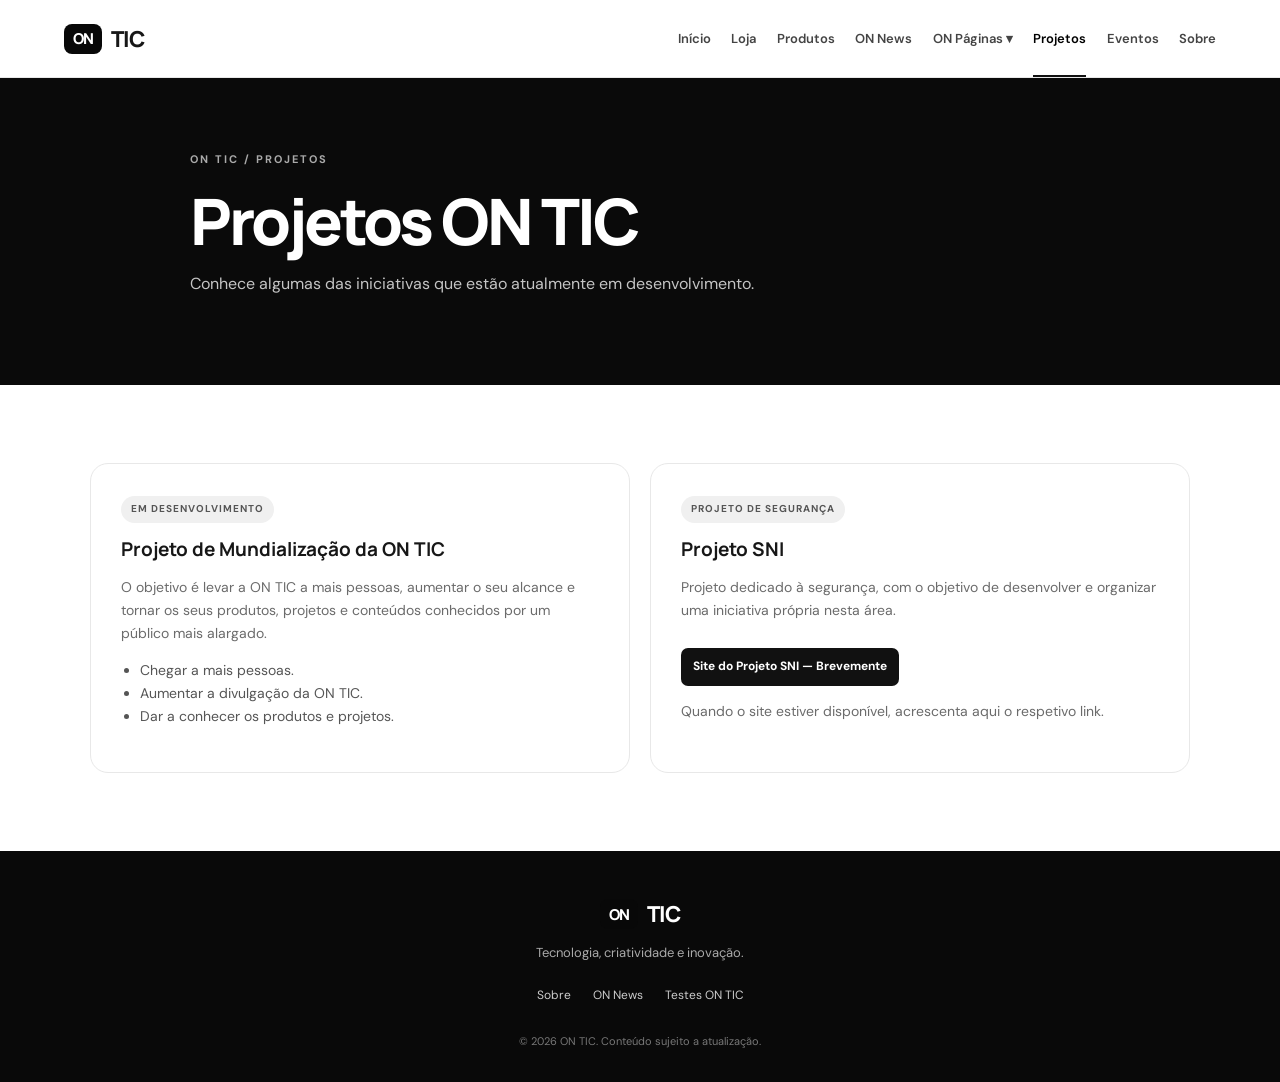
<file: projetos.html>
<!DOCTYPE html>
<html lang="pt-PT"><head><meta charset="UTF-8"><meta name="viewport" content="width=device-width, initial-scale=1.0">
<meta name="description" content="Conhece algumas das iniciativas que estão atualmente em desenvolvimento."><title>ON TIC | Projetos</title><link rel="stylesheet" href="css/style.css"><script src="js/main.js" defer></script>
</head>
<body><header class="site-header"><a class="brand" href="index.html"><span class="brand-mark">ON</span><span>TIC</span></a>
<button class="menu-toggle" aria-label="Abrir menu" aria-expanded="false">☰</button><nav class="main-nav" aria-label="Navegação principal">
<a href="index.html">Início</a><a href="loja.html">Loja</a><a href="produtos.html">Produtos</a><a href="on-news.html">ON News</a><div class="nav-dropdown"><button type="button">ON Páginas ▾</button><div class="dropdown-content"><a href="on-code.html">ON Code</a><a href="on-guia.html">ON Guia</a><a href="on-premios.html">ON Prémios</a><a href="on-museu.html">ON Museu</a></div></div><a href="projetos.html" class="active">Projetos</a><a href="eventos.html">Eventos</a><a href="sobre.html">Sobre</a>
</nav></header>
<main><section class="page-hero"><div class="page-hero-inner"><p class="eyebrow">ON TIC / PROJETOS</p><h1>Projetos ON TIC</h1><p>Conhece algumas das iniciativas que estão atualmente em desenvolvimento.</p></div></section>
<section class="section page-section">
<div class="card-grid two">
  <article class="project-card"><span class="tag">Em desenvolvimento</span><h3>Projeto de Mundialização da ON TIC</h3><p>O objetivo é levar a ON TIC a mais pessoas, aumentar o seu alcance e tornar os seus produtos, projetos e conteúdos conhecidos por um público mais alargado.</p><ul><li>Chegar a mais pessoas.</li><li>Aumentar a divulgação da ON TIC.</li><li>Dar a conhecer os produtos e projetos.</li></ul></article>
  <article class="project-card"><span class="tag">Projeto de segurança</span><h3>Projeto SNI</h3><p>Projeto dedicado à segurança, com o objetivo de desenvolver e organizar uma iniciativa própria nesta área.</p><div class="coming-label">Site do Projeto SNI — Brevemente</div><p class="muted small">Quando o site estiver disponível, acrescenta aqui o respetivo link.</p></article>
</div>
</section></main>
<footer class="site-footer"><a class="brand brand-footer" href="index.html"><span class="brand-mark">ON</span><span>TIC</span></a><p>Tecnologia, criatividade e inovação.</p><div class="footer-links"><a href="sobre.html">Sobre</a><a href="on-news.html">ON News</a><a href="testes.html">Testes ON TIC</a></div><small>© <span class="year"></span> ON TIC. Conteúdo sujeito a atualização.</small></footer></body></html>
</file>
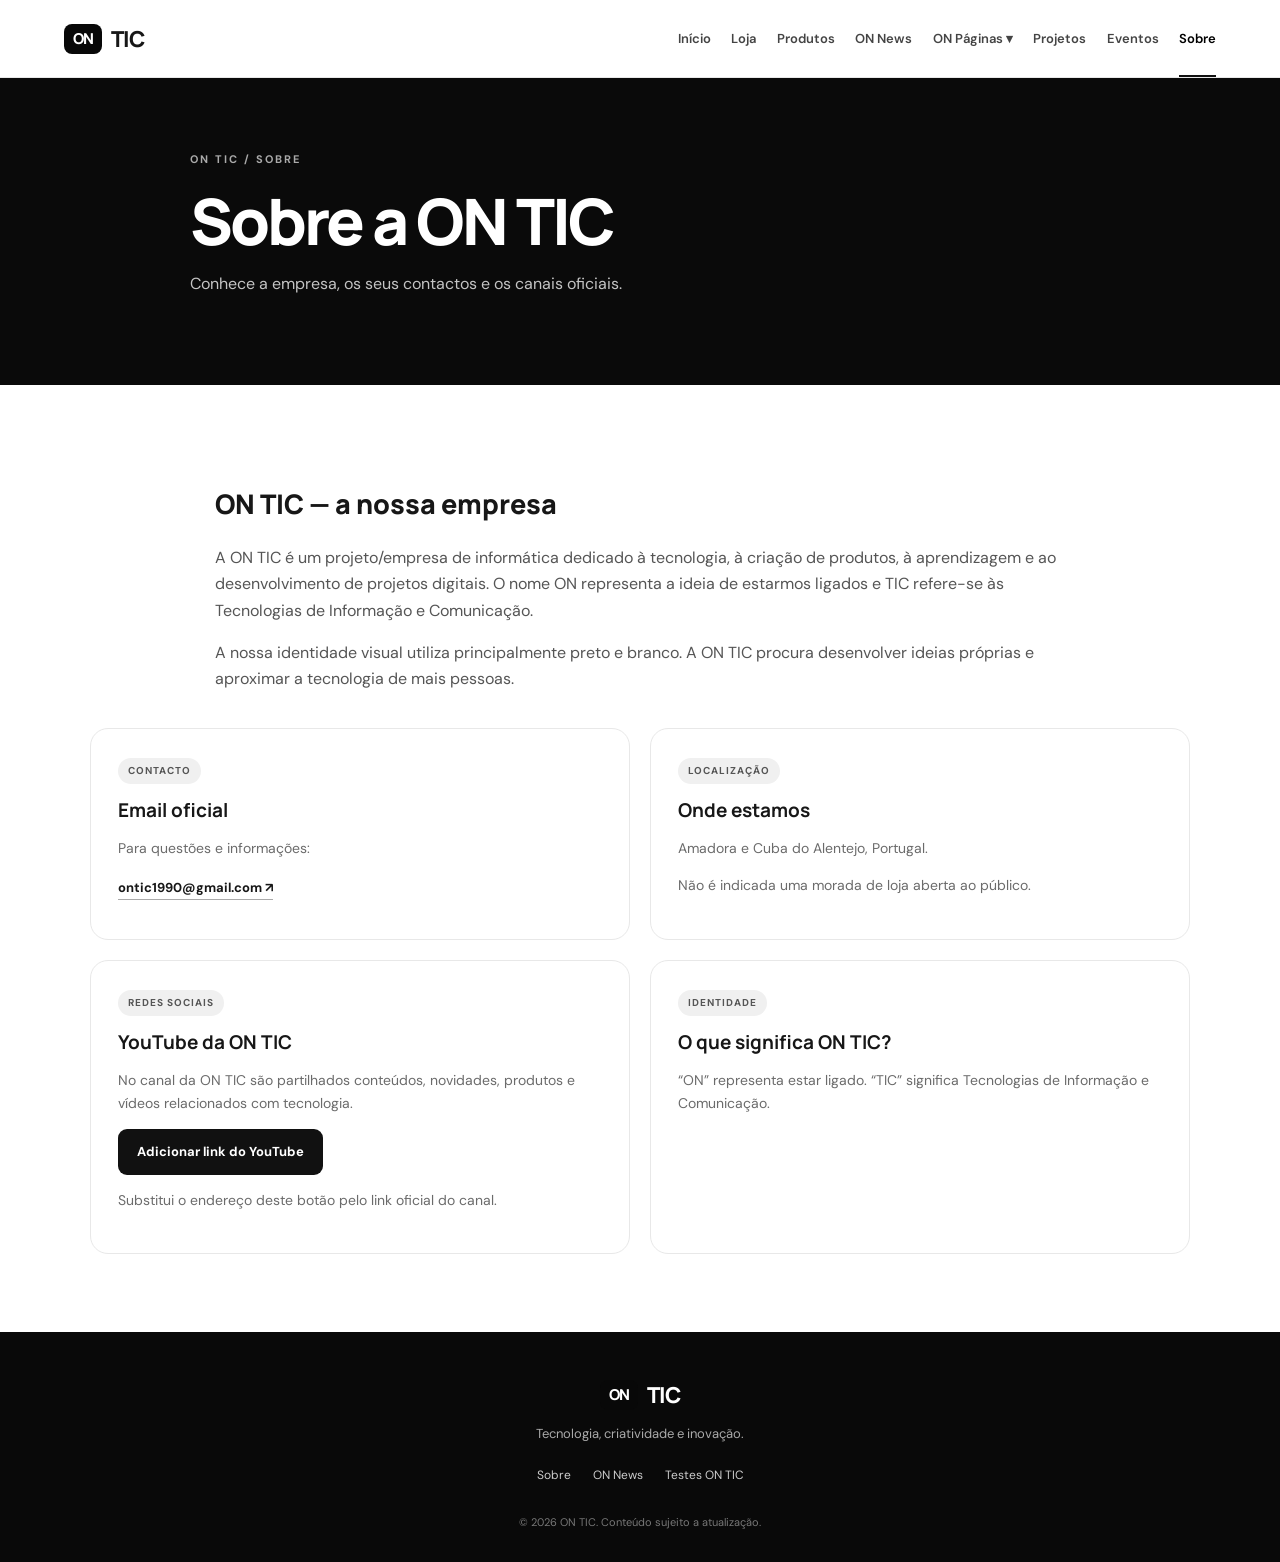
<file: sobre.html>
<!DOCTYPE html>
<html lang="pt-PT"><head><meta charset="UTF-8"><meta name="viewport" content="width=device-width, initial-scale=1.0">
<meta name="description" content="Conhece a empresa, os seus contactos e os canais oficiais."><title>ON TIC | Sobre</title><link rel="stylesheet" href="css/style.css"><script src="js/main.js" defer></script>
</head>
<body><header class="site-header"><a class="brand" href="index.html"><span class="brand-mark">ON</span><span>TIC</span></a>
<button class="menu-toggle" aria-label="Abrir menu" aria-expanded="false">☰</button><nav class="main-nav" aria-label="Navegação principal">
<a href="index.html">Início</a><a href="loja.html">Loja</a><a href="produtos.html">Produtos</a><a href="on-news.html">ON News</a><div class="nav-dropdown"><button type="button">ON Páginas ▾</button><div class="dropdown-content"><a href="on-code.html">ON Code</a><a href="on-guia.html">ON Guia</a><a href="on-premios.html">ON Prémios</a><a href="on-museu.html">ON Museu</a></div></div><a href="projetos.html">Projetos</a><a href="eventos.html">Eventos</a><a href="sobre.html" class="active">Sobre</a>
</nav></header>
<main><section class="page-hero"><div class="page-hero-inner"><p class="eyebrow">ON TIC / SOBRE</p><h1>Sobre a ON TIC</h1><p>Conhece a empresa, os seus contactos e os canais oficiais.</p></div></section>
<section class="section page-section">
<div class="about-block"><h2>ON TIC — a nossa empresa</h2><p>A ON TIC é um projeto/empresa de informática dedicado à tecnologia, à criação de produtos, à aprendizagem e ao desenvolvimento de projetos digitais. O nome ON representa a ideia de estarmos ligados e TIC refere-se às Tecnologias de Informação e Comunicação.</p><p>A nossa identidade visual utiliza principalmente preto e branco. A ON TIC procura desenvolver ideias próprias e aproximar a tecnologia de mais pessoas.</p></div>
<div class="card-grid two">
  <article class="info-card"><span class="tag">Contacto</span><h3>Email oficial</h3><p>Para questões e informações:</p><a class="text-link" href="mailto:ontic1990@gmail.com">ontic1990@gmail.com ↗</a></article>
  <article class="info-card"><span class="tag">Localização</span><h3>Onde estamos</h3><p>Amadora e Cuba do Alentejo, Portugal.</p><p class="muted small">Não é indicada uma morada de loja aberta ao público.</p></article>
  <article class="info-card"><span class="tag">Redes sociais</span><h3>YouTube da ON TIC</h3><p>No canal da ON TIC são partilhados conteúdos, novidades, produtos e vídeos relacionados com tecnologia.</p><a class="button button-dark" href="https://youtube.com/@onticoficial?si=svh0QggesNQDabXM" data-placeholder-link="true">Adicionar link do YouTube</a><p class="muted small">Substitui o endereço deste botão pelo link oficial do canal.</p></article>
  <article class="info-card"><span class="tag">Identidade</span><h3>O que significa ON TIC?</h3><p>“ON” representa estar ligado. “TIC” significa Tecnologias de Informação e Comunicação.</p></article>
</div>
</section></main>
<footer class="site-footer"><a class="brand brand-footer" href="index.html"><span class="brand-mark">ON</span><span>TIC</span></a><p>Tecnologia, criatividade e inovação.</p><div class="footer-links"><a href="sobre.html">Sobre</a><a href="on-news.html">ON News</a><a href="testes.html">Testes ON TIC</a></div><small>© <span class="year"></span> ON TIC. Conteúdo sujeito a atualização.</small></footer></body></html>
</file>
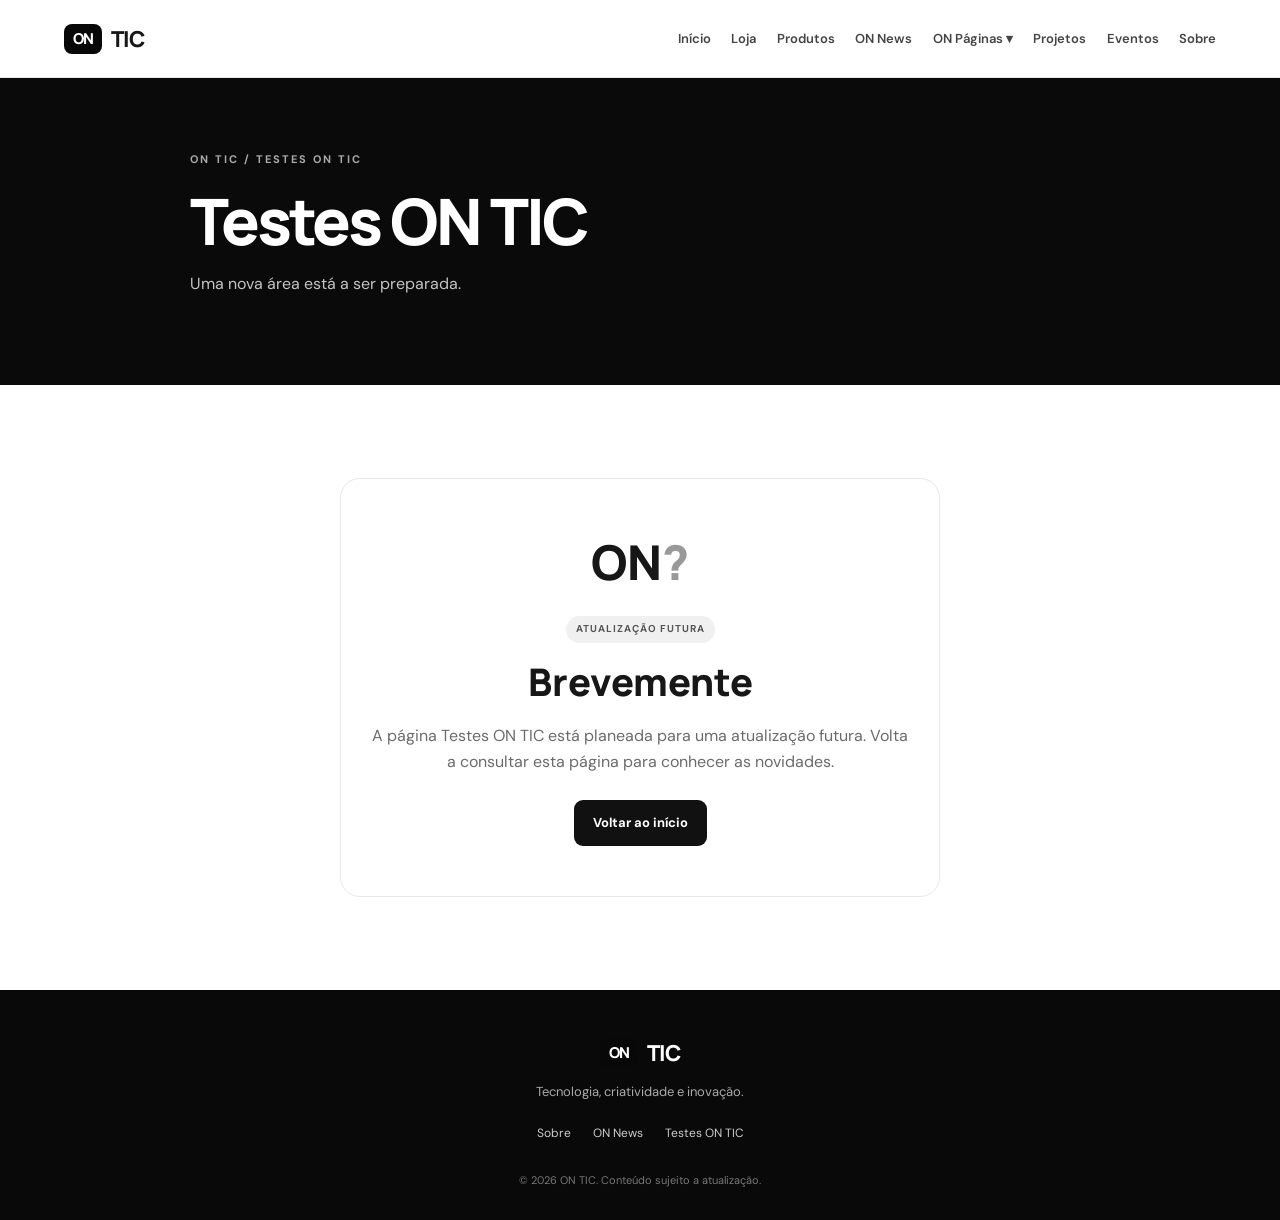
<file: testes.html>
<!DOCTYPE html>
<html lang="pt-PT"><head><meta charset="UTF-8"><meta name="viewport" content="width=device-width, initial-scale=1.0">
<meta name="description" content="Uma nova área está a ser preparada."><title>ON TIC | Testes ON TIC</title><link rel="stylesheet" href="css/style.css"><script src="js/main.js" defer></script>
</head>
<body><header class="site-header"><a class="brand" href="index.html"><span class="brand-mark">ON</span><span>TIC</span></a>
<button class="menu-toggle" aria-label="Abrir menu" aria-expanded="false">☰</button><nav class="main-nav" aria-label="Navegação principal">
<a href="index.html">Início</a><a href="loja.html">Loja</a><a href="produtos.html">Produtos</a><a href="on-news.html">ON News</a><div class="nav-dropdown"><button type="button">ON Páginas ▾</button><div class="dropdown-content"><a href="on-code.html">ON Code</a><a href="on-guia.html">ON Guia</a><a href="on-premios.html">ON Prémios</a><a href="on-museu.html">ON Museu</a></div></div><a href="projetos.html">Projetos</a><a href="eventos.html">Eventos</a><a href="sobre.html">Sobre</a>
</nav></header>
<main><section class="page-hero"><div class="page-hero-inner"><p class="eyebrow">ON TIC / TESTES ON TIC</p><h1>Testes ON TIC</h1><p>Uma nova área está a ser preparada.</p></div></section>
<section class="section page-section">
<div class="coming-soon"><div class="coming-symbol">ON<span>?</span></div><span class="tag">Atualização futura</span><h2>Brevemente</h2><p>A página Testes ON TIC está planeada para uma atualização futura. Volta a consultar esta página para conhecer as novidades.</p><a href="index.html" class="button button-dark">Voltar ao início</a></div>
</section></main>
<footer class="site-footer"><a class="brand brand-footer" href="index.html"><span class="brand-mark">ON</span><span>TIC</span></a><p>Tecnologia, criatividade e inovação.</p><div class="footer-links"><a href="sobre.html">Sobre</a><a href="on-news.html">ON News</a><a href="testes.html">Testes ON TIC</a></div><small>© <span class="year"></span> ON TIC. Conteúdo sujeito a atualização.</small></footer></body></html>
</file>
<file: css/style.css>
@import url('https://fonts.googleapis.com/css2?family=DM+Sans:wght@400;500;600;700&family=Manrope:wght@400;500;600;700;800&display=swap');
:root{--black:#090909;--ink:#171717;--muted:#6b6b6b;--line:#e8e8e8;--paper:#fff;--soft:#f5f5f5;--radius:18px;--shadow:0 14px 40px rgba(0,0,0,.07)}
*{box-sizing:border-box}html{scroll-behavior:smooth}body{margin:0;background:var(--paper);color:var(--ink);font-family:"DM Sans",Arial,sans-serif;line-height:1.65}a{color:inherit;text-decoration:none}button{font:inherit}.site-header{height:auto;min-height:78px;padding:0 max(5vw,24px);display:flex;align-items:center;justify-content:space-between;border-bottom:1px solid var(--line);background:rgba(255,255,255,.96);position:sticky;top:0;z-index:20;backdrop-filter:blur(12px)}.brand{display:flex;align-items:center;gap:9px;font:800 22px Manrope,sans-serif;letter-spacing:-1px}.brand-mark{display:inline-grid;place-items:center;background:#080808;color:white;border-radius:8px;width:38px;height:30px;font-size:15px;letter-spacing:-.8px}.main-nav{display:flex;align-items:center;gap:clamp(10px,1.6vw,24px);font-size:13px;font-weight:600}.main-nav>a,.nav-dropdown>button{padding:28px 0;border:0;background:none;color:#444;cursor:pointer}.main-nav a:hover,.main-nav a.active,.nav-dropdown>button:hover{color:#000}.main-nav a.active{box-shadow:inset 0 -2px #111}.nav-dropdown{position:relative}.dropdown-content{display:none;position:absolute;top:100%;left:-15px;min-width:180px;padding:9px;background:#fff;border:1px solid var(--line);border-radius:12px;box-shadow:var(--shadow)}.dropdown-content a{display:block;padding:9px 12px;border-radius:7px}.dropdown-content a:hover{background:var(--soft)}.nav-dropdown:hover .dropdown-content,.nav-dropdown:focus-within .dropdown-content{display:block}.menu-toggle{display:none;border:0;background:none;font-size:24px}.hero{min-height:570px;padding:85px max(8vw,28px);background:#090909;color:#fff;display:flex;align-items:center;justify-content:space-between;gap:40px;overflow:hidden}.hero-content{max-width:660px;position:relative;z-index:1}.eyebrow{font-size:11px;letter-spacing:2px;font-weight:700;color:#888;margin:0 0 17px}.hero .eyebrow{color:#aaa}.hero h1,.page-hero h1{font:800 clamp(42px,7vw,78px)/1.08 Manrope,sans-serif;letter-spacing:-3px;margin:0 0 22px}.hero h1 span{color:#aaa}.hero-text{max-width:580px;color:#c7c7c7;font-size:18px}.button-row{display:flex;gap:12px;flex-wrap:wrap;margin-top:32px}.button{display:inline-flex;align-items:center;justify-content:center;padding:12px 19px;border-radius:9px;font-weight:700;font-size:13px;transition:.2s}.button:hover{transform:translateY(-2px)}.button-light{background:white;color:#111}.button-outline{border:1px solid #777;color:white}.button-dark{background:#111;color:#fff}.hero-symbol{width:min(34vw,340px);height:min(34vw,340px);border:1px solid #454545;border-radius:50%;display:grid;place-items:center;flex-shrink:0}.symbol-ring{width:70%;height:70%;border:2px solid #aaa;border-radius:50%;display:grid;place-content:center;text-align:center;font:800 clamp(34px,5vw,58px) Manrope;letter-spacing:-4px}.symbol-ring span{font-size:20px;letter-spacing:5px;color:#aaa}.section{padding:78px max(7vw,24px)}.section.compact{padding-top:45px}.section-heading{text-align:center;max-width:650px;margin:0 auto 38px}.section-heading h2,.band h2{font:800 clamp(27px,4vw,42px)/1.2 Manrope;letter-spacing:-1.5px;margin:0 0 12px}.section-heading>p:last-child{color:var(--muted)}.card-grid{display:grid;gap:20px}.card-grid.four{grid-template-columns:repeat(4,1fr)}.card-grid.three{grid-template-columns:repeat(3,1fr)}.card-grid.two{grid-template-columns:repeat(2,1fr)}.feature-card,.info-card,.guide-card,.award-card,.project-card,.product-card,.news-card{border:1px solid var(--line);border-radius:var(--radius);padding:25px;background:white;transition:.2s}.feature-card:hover,.product-card:hover{transform:translateY(-4px);box-shadow:var(--shadow)}.card-icon{font-size:26px}.feature-card h3,.info-card h3,.guide-card h3,.award-card h3,.project-card h3,.news-card h3{font:700 19px Manrope;margin:13px 0 8px}.feature-card p,.info-card p,.guide-card p,.award-card p,.project-card p,.news-card p{font-size:14px;color:var(--muted)}.text-link{font-weight:700;font-size:13px;border-bottom:1px solid #aaa;padding-bottom:3px}.feature-card .text-link{display:inline-block;margin-top:8px}.band{background:#f1f1f1;padding:55px max(7vw,24px);display:flex;align-items:center;justify-content:space-between;gap:25px}.band>div{max-width:650px}.band p:last-child{color:var(--muted)}.center{text-align:center;margin-top:30px}.coming-strip{margin:0 max(7vw,24px) 70px;padding:20px 25px;border:1px solid var(--line);border-radius:14px;display:flex;align-items:center;justify-content:space-between;gap:20px}.coming-strip p{margin:3px 0 0;color:var(--muted);font-size:13px}.status-dot{display:inline-block;width:8px;height:8px;background:#111;border-radius:50%;margin-right:9px}.site-footer{background:#090909;color:#fff;padding:48px max(7vw,24px) 28px;text-align:center}.brand-footer{justify-content:center}.site-footer>p{color:#aaa;font-size:13px}.footer-links{display:flex;justify-content:center;gap:22px;margin:22px 0;color:#ccc;font-size:12px}.site-footer small{color:#777;font-size:11px}.page-hero{background:#0a0a0a;color:white;padding:72px max(7vw,24px)}.page-hero-inner{max-width:900px;margin:auto}.page-hero .eyebrow{color:#aaa}.page-hero h1{font-size:clamp(38px,6vw,64px);margin-bottom:15px}.page-hero p:last-child{color:#c4c4c4;max-width:720px;font-size:16px}.page-section{max-width:1320px;margin:auto;min-height:330px}.notice{background:#f4f4f4;border-left:3px solid #111;padding:17px 20px;border-radius:0 10px 10px 0;margin:0 0 28px;font-size:14px}.product-card{padding:0;overflow:hidden}.product-art{height:190px;display:grid;place-content:center;text-align:center;font:800 32px/1.05 Manrope;letter-spacing:-1px}.guide-art{background:#111;color:white}.figure-art{background:linear-gradient(135deg,#eee,#d5d5d5);color:#111}.product-info{padding:23px}.tag{display:inline-block;background:#f0f0f0;color:#555;border-radius:30px;padding:5px 10px;font-size:10px;text-transform:uppercase;letter-spacing:1px;font-weight:700}.price{font:800 23px Manrope;margin:15px 0}.price small{font:400 12px "DM Sans";color:var(--muted)}.muted{color:var(--muted)}.small{font-size:12px}.news-list{display:grid;gap:15px}.news-card{padding:23px}.news-card time{display:block;color:#888;font-size:12px;margin-top:12px}.news-card h3{font-size:22px;margin:8px 0}.news-grid{display:grid;grid-template-columns:repeat(3,1fr);gap:15px}.news-grid .news-card{padding:18px}.news-grid .news-card h3{font-size:16px}.split-panel{display:grid;grid-template-columns:1.4fr .6fr;gap:25px;align-items:center;background:#f3f3f3;padding:35px;border-radius:var(--radius)}.split-panel h2{font:800 30px Manrope}.version{font:600 12px "DM Sans";background:#111;color:#fff;border-radius:20px;padding:6px 10px;vertical-align:middle}.code-visual{min-height:180px;background:#111;color:white;border-radius:15px;display:grid;place-content:center;text-align:center;font:800 36px Manrope}.code-visual span{font-size:20px;color:#aaa}.code-visual small{font-size:14px;color:#888}.subheading{font:800 24px Manrope;margin:45px 0 8px}.code-card{border:1px solid var(--line);border-radius:12px;margin:15px 0;overflow:hidden}.code-title{padding:12px 16px;background:#f3f3f3;font-weight:700;font-size:13px;display:flex;justify-content:space-between;align-items:center}.copy-button{border:1px solid #ccc;background:white;border-radius:6px;padding:5px 10px;font-size:11px;cursor:pointer}.code-card pre{margin:0;padding:18px;overflow:auto;background:#111;color:#f4f4f4;font:13px/1.7 Consolas,monospace}.guide-card{position:relative;padding:28px}.guide-number{font:800 44px Manrope;color:#e1e1e1;display:block;margin-bottom:10px}.award-icon{width:48px;height:48px;border:1px solid #ddd;border-radius:50%;display:grid;place-items:center;font-size:22px}.timeline{max-width:800px;margin:auto;border-left:2px solid #ddd;padding-left:28px}.timeline article{position:relative;padding:0 0 35px}.timeline article:before{content:"";position:absolute;left:-36px;top:4px;width:13px;height:13px;background:#111;border-radius:50%}.timeline-label{font-size:11px;color:#777;font-weight:700;text-transform:uppercase;letter-spacing:1px}.timeline h3{font:700 22px Manrope;margin:7px 0}.timeline p{color:var(--muted);margin:0}.about-block{max-width:850px;margin:0 auto 35px}.about-block h2{font:800 27px Manrope}.about-block p{color:#555}.info-card{padding:27px}.project-card{padding:30px}.project-card ul{color:#555;font-size:14px;padding-left:19px}.coming-label{display:inline-block;background:#111;color:white;border-radius:7px;padding:9px 12px;font-size:12px;font-weight:700;margin-top:12px}.event-card{display:flex;gap:25px;align-items:flex-start;border:1px solid var(--line);border-radius:15px;padding:25px}.event-date{background:#111;color:white;padding:15px;border-radius:10px;font:700 13px Manrope}.event-card h3{font:700 22px Manrope;margin:10px 0}.empty-state{text-align:center;padding:55px 20px;color:var(--muted)}.empty-state>span{font-size:35px}.coming-soon{text-align:center;max-width:600px;margin:15px auto;padding:50px 25px;border:1px solid var(--line);border-radius:20px}.coming-symbol{font:800 48px Manrope;margin-bottom:20px}.coming-symbol span{color:#999}.coming-soon h2{font:800 38px Manrope;margin:12px 0}.coming-soon p{color:var(--muted);margin-bottom:25px}
@media(max-width:1050px){.main-nav{gap:10px;font-size:12px}.card-grid.four{grid-template-columns:repeat(2,1fr)}}
@media(max-width:760px){.site-header{min-height:68px}.menu-toggle{display:block}.main-nav{display:none;position:absolute;top:68px;left:0;right:0;background:white;border-bottom:1px solid var(--line);padding:12px 22px 20px;align-items:stretch;flex-direction:column;gap:0}.main-nav.is-open{display:flex}.main-nav>a,.nav-dropdown>button{display:block;text-align:left;padding:10px 0;width:100%}.main-nav a.active{box-shadow:none;font-weight:800}.dropdown-content{position:static;box-shadow:none;border:0;padding:0 0 0 12px;display:block}.hero{min-height:500px;padding-top:65px;padding-bottom:65px}.hero-symbol{display:none}.hero h1{letter-spacing:-2px}.section{padding-top:55px;padding-bottom:55px}.card-grid.three,.card-grid.two,.news-grid{grid-template-columns:1fr}.band{align-items:flex-start;flex-direction:column}.split-panel{grid-template-columns:1fr}.code-visual{min-height:130px}.coming-strip{align-items:flex-start;flex-direction:column}.footer-links{flex-wrap:wrap}.page-hero{padding-top:55px;padding-bottom:55px}}
@media(max-width:430px){.card-grid.four{grid-template-columns:1fr}.hero h1{font-size:43px}.button-row .button{width:100%}.event-card{flex-direction:column}}
</file>
